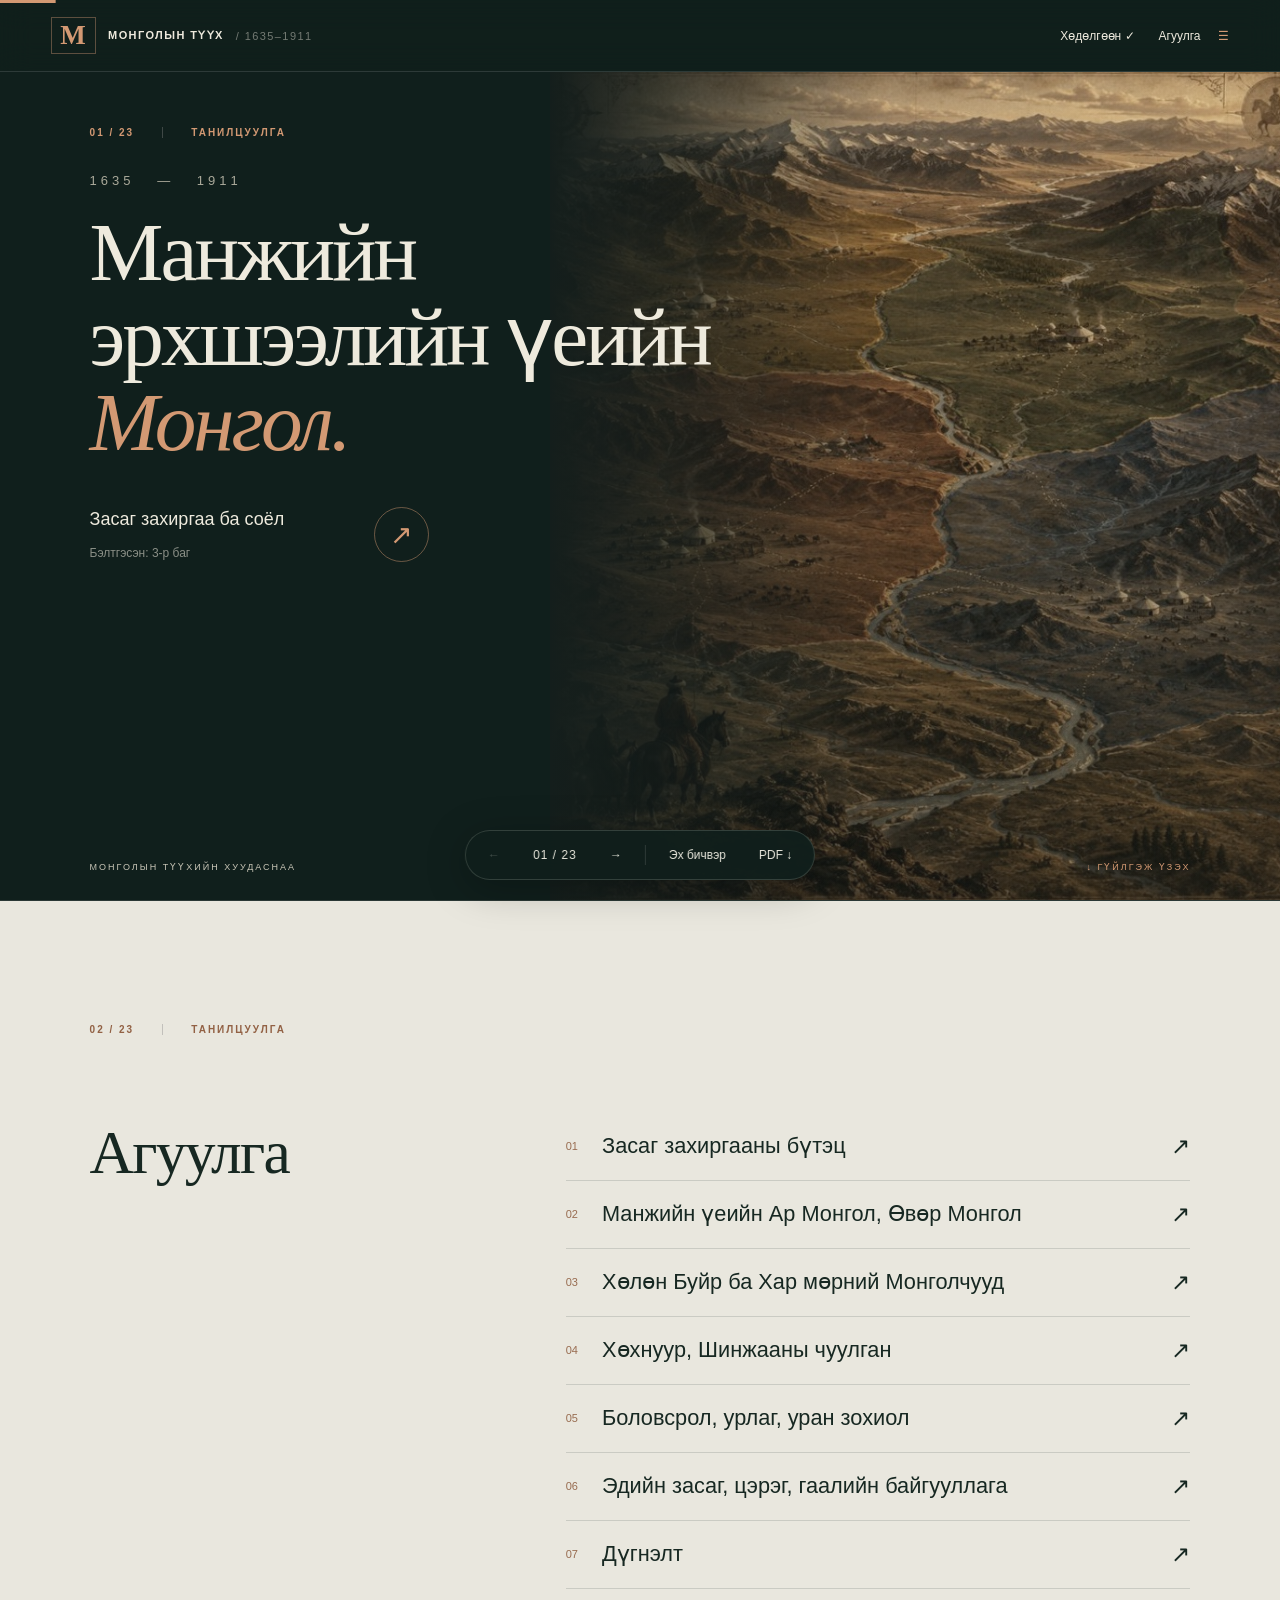
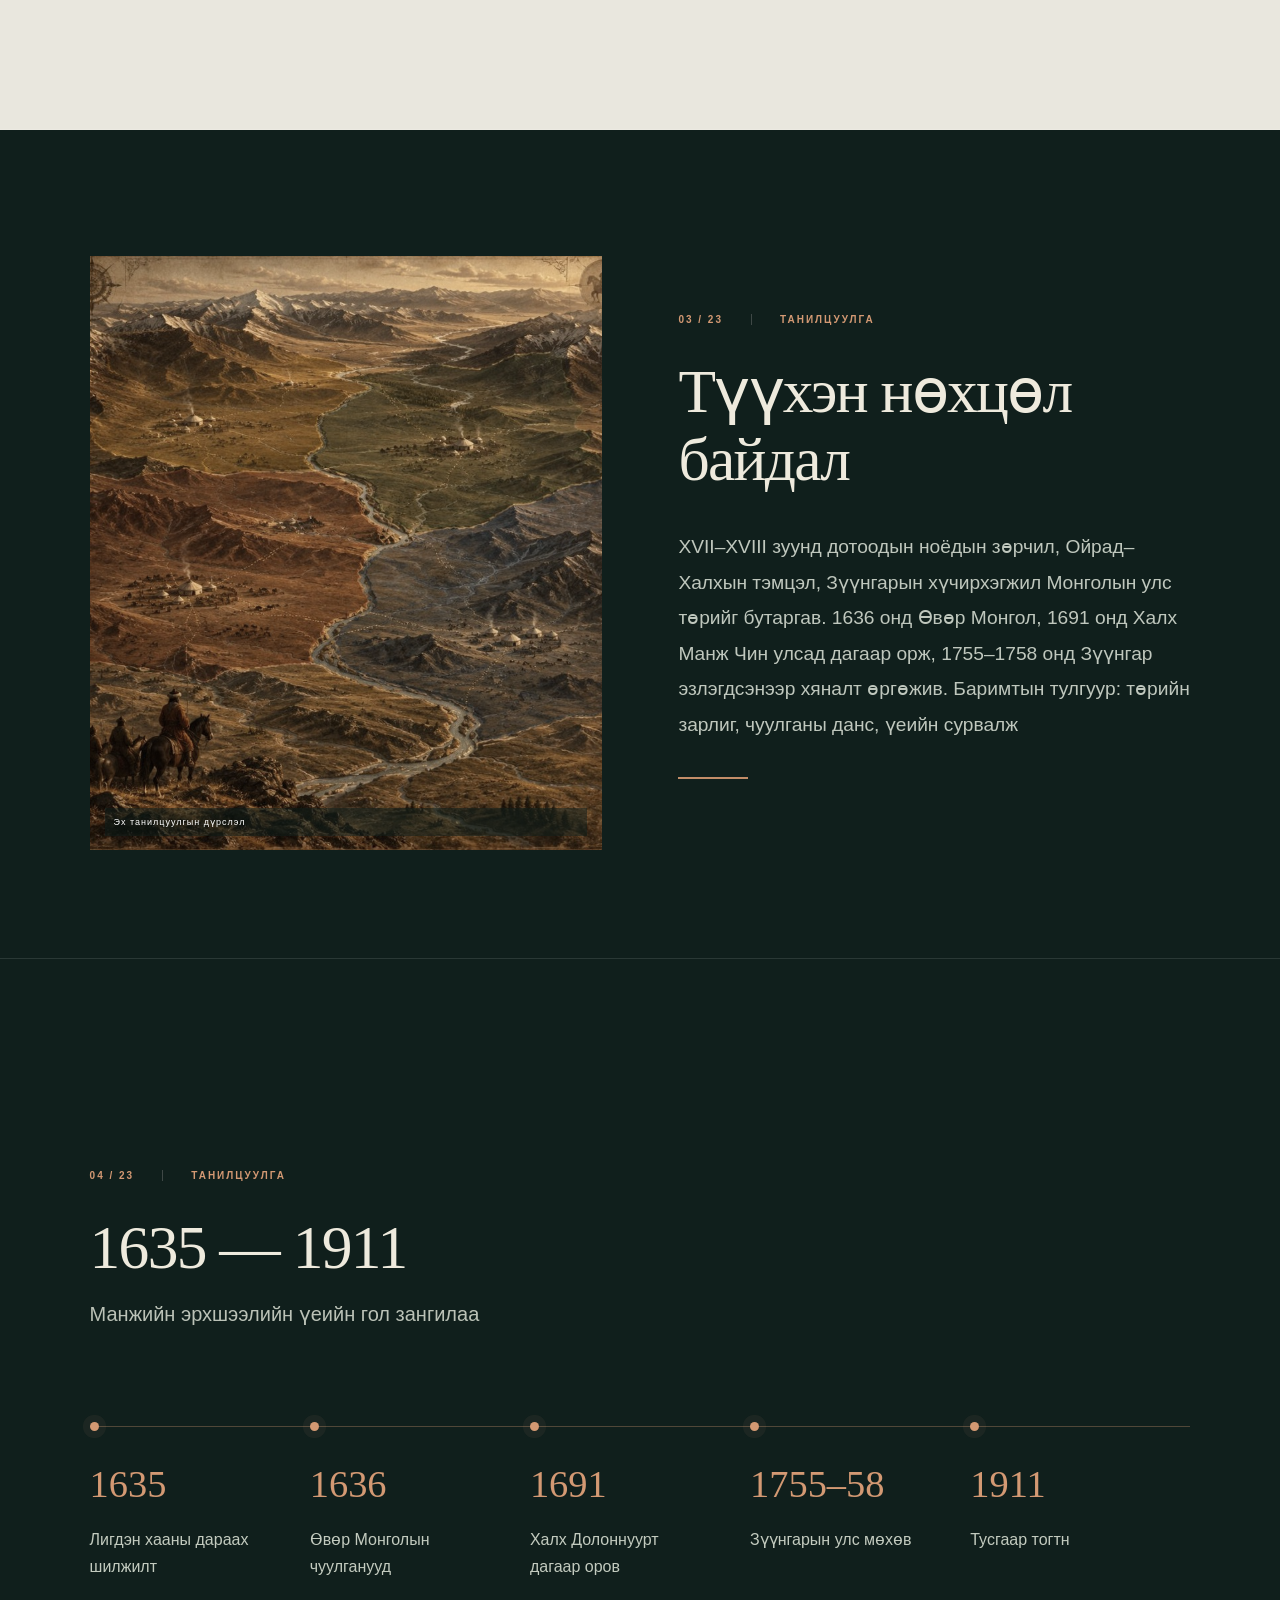
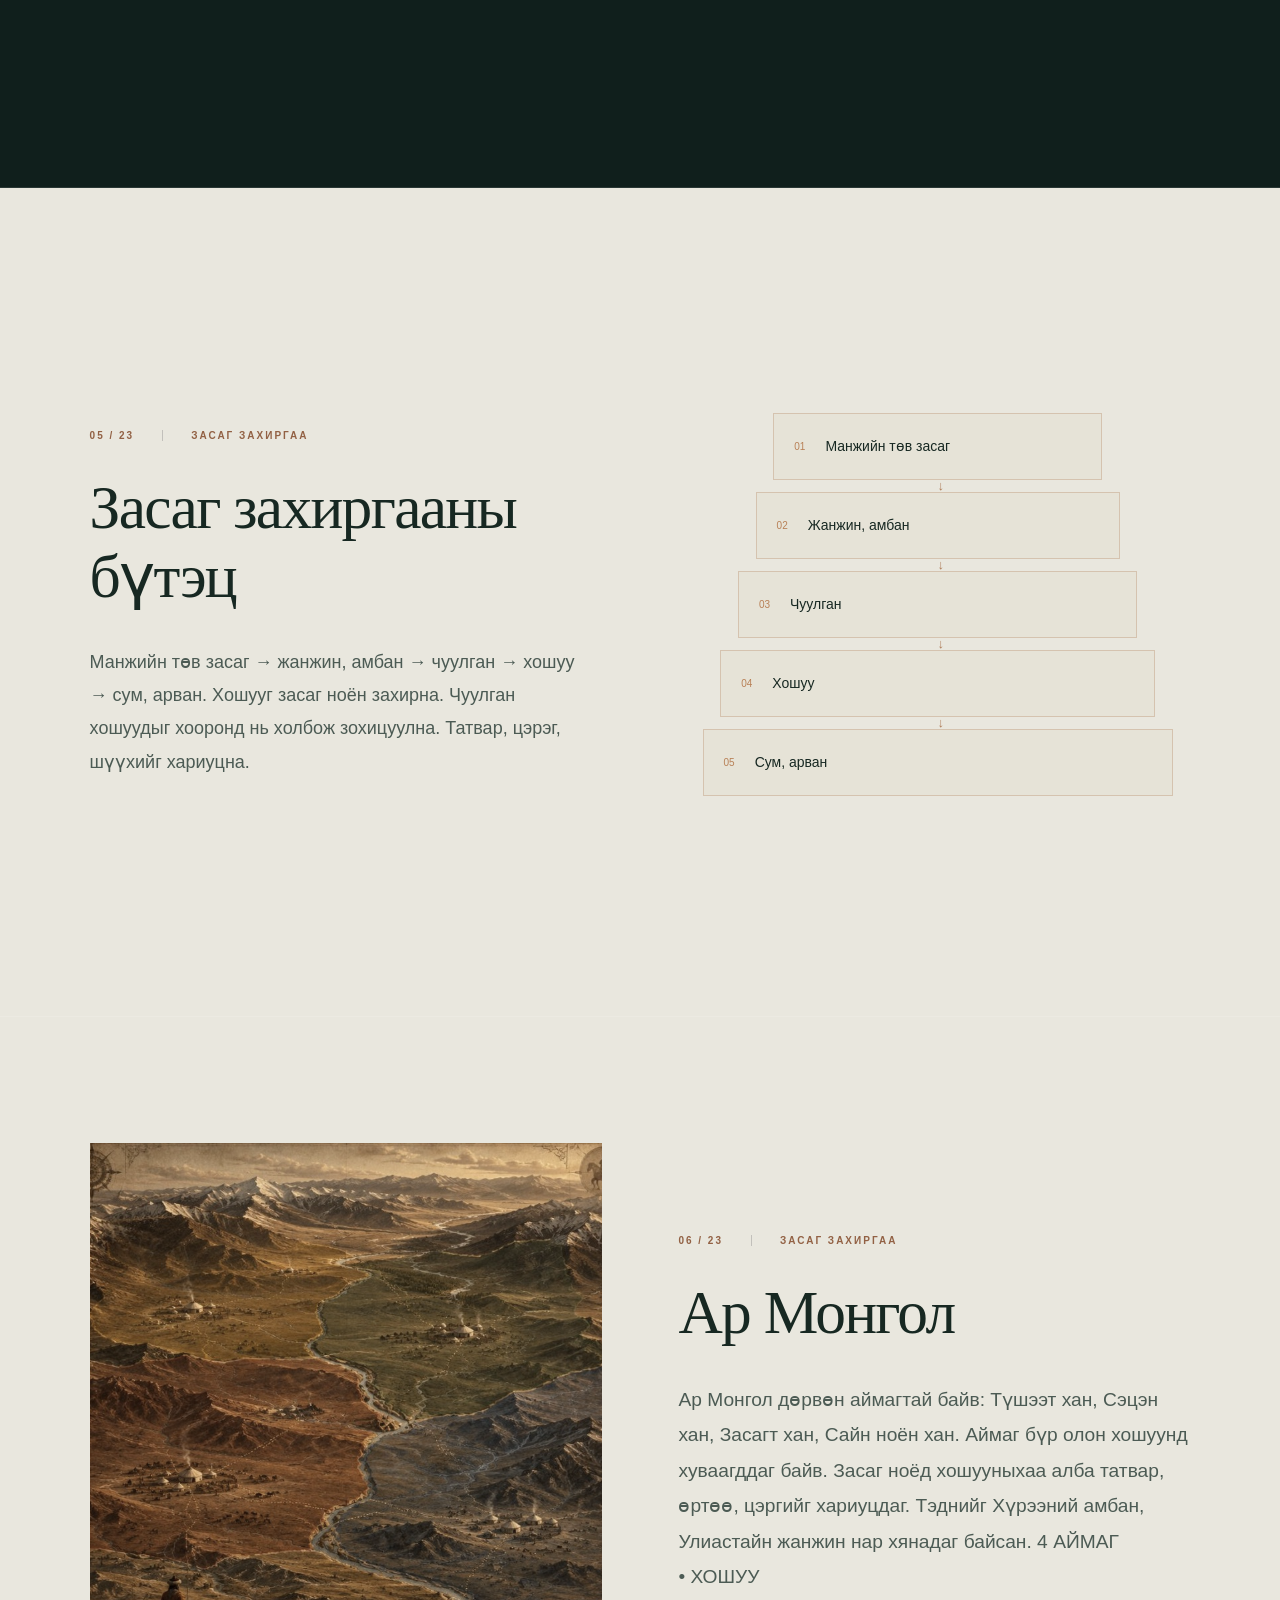
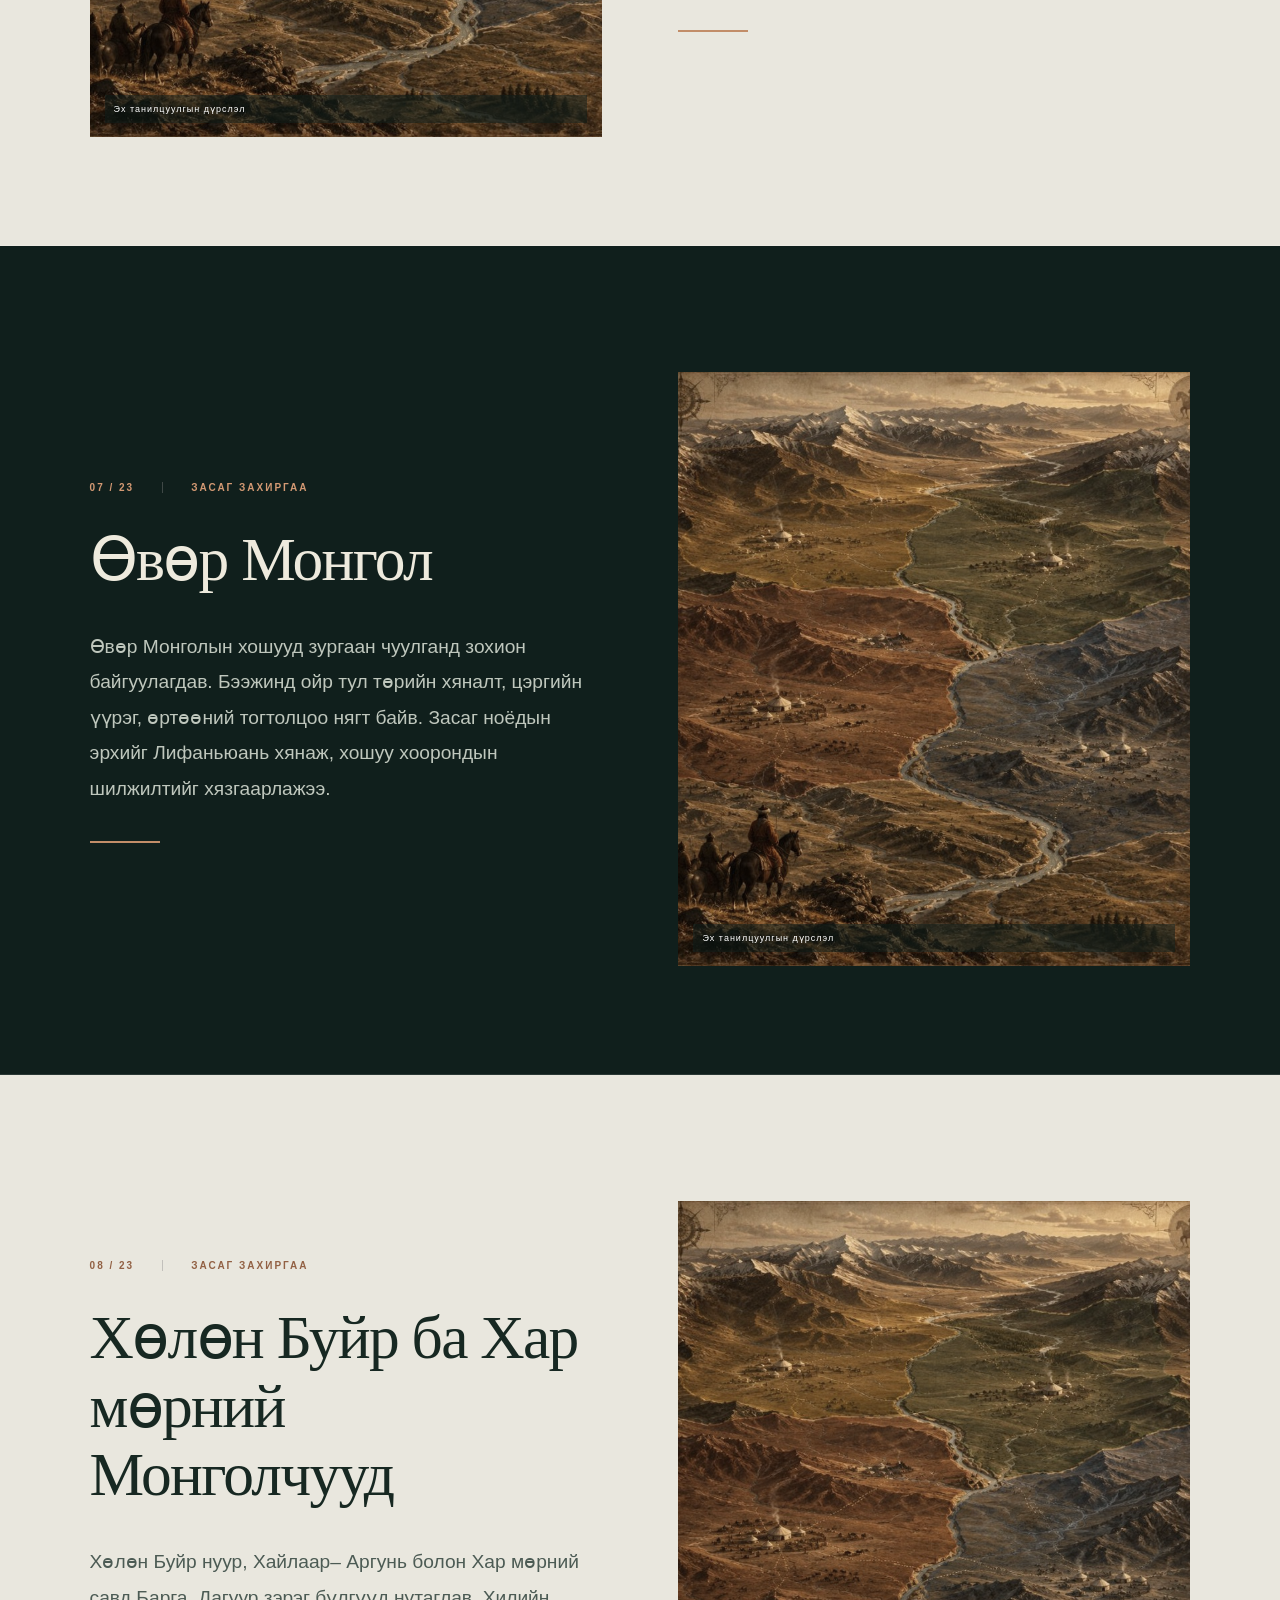
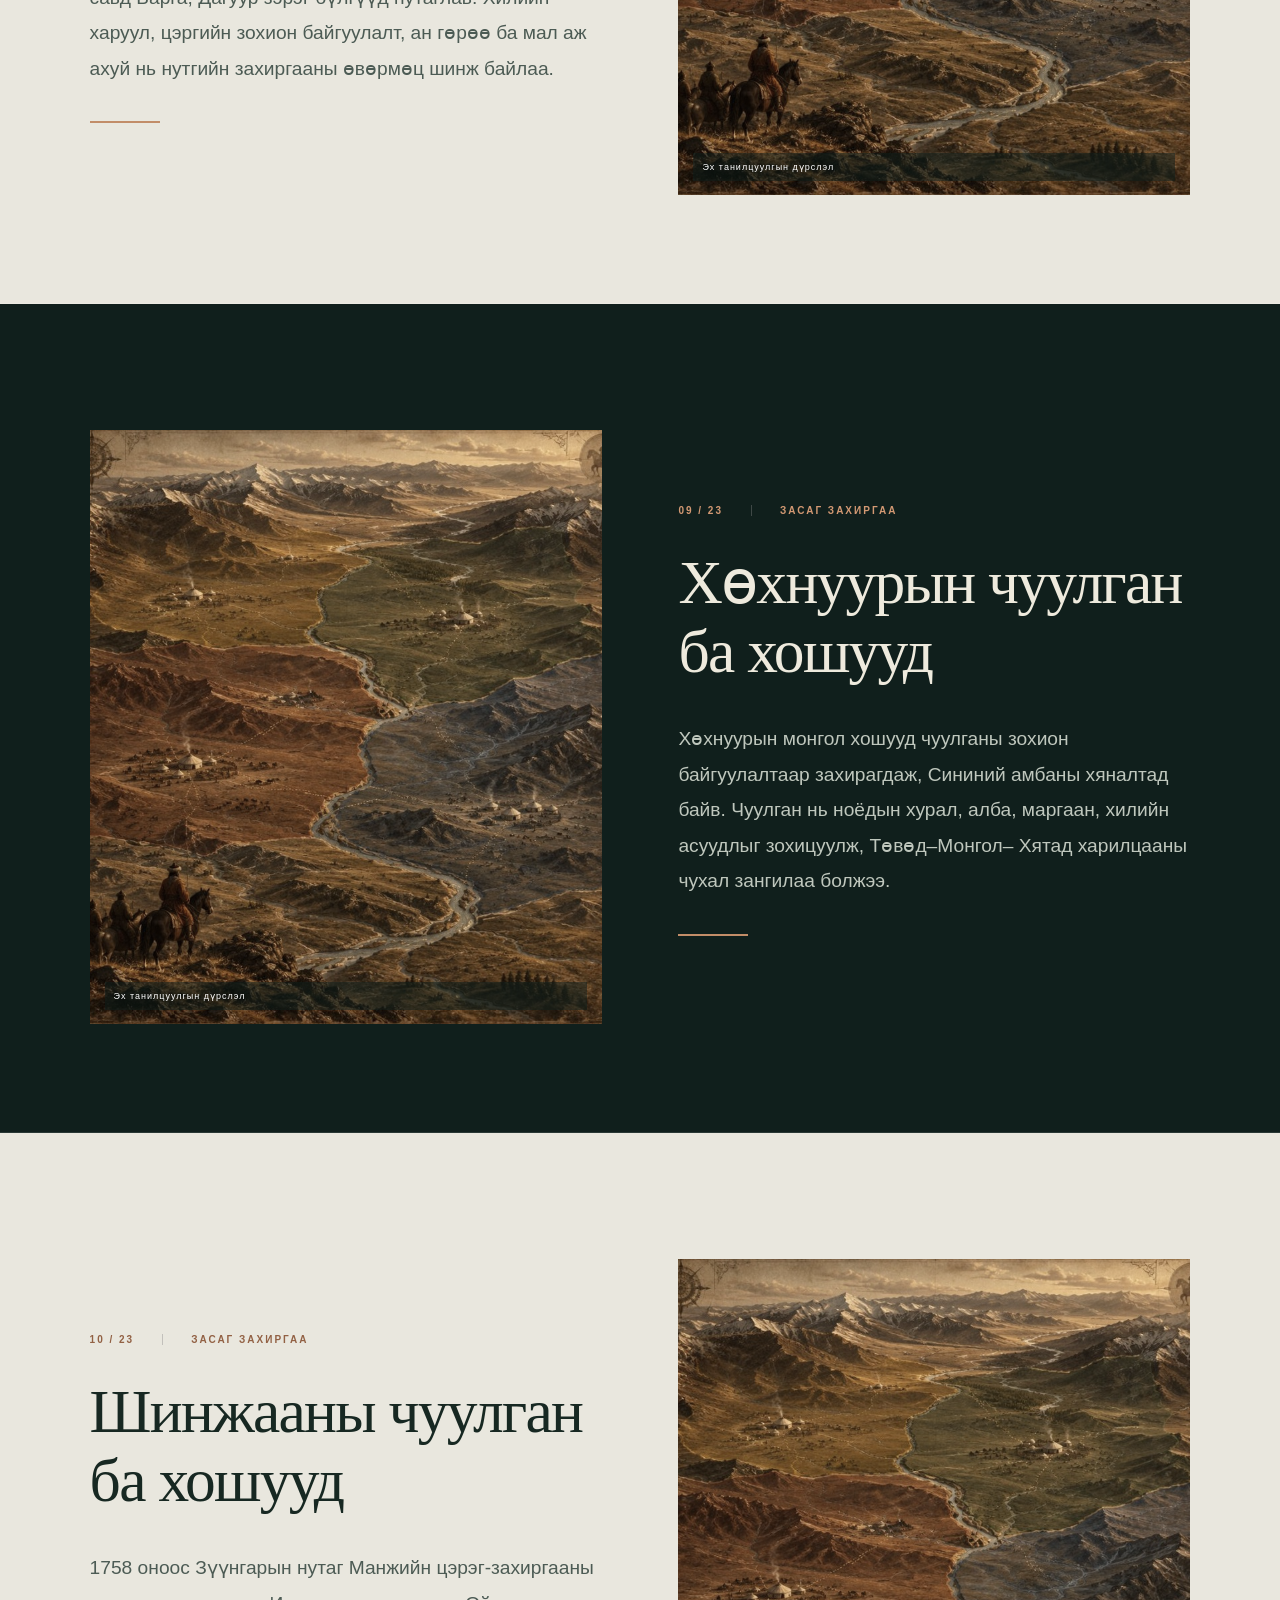
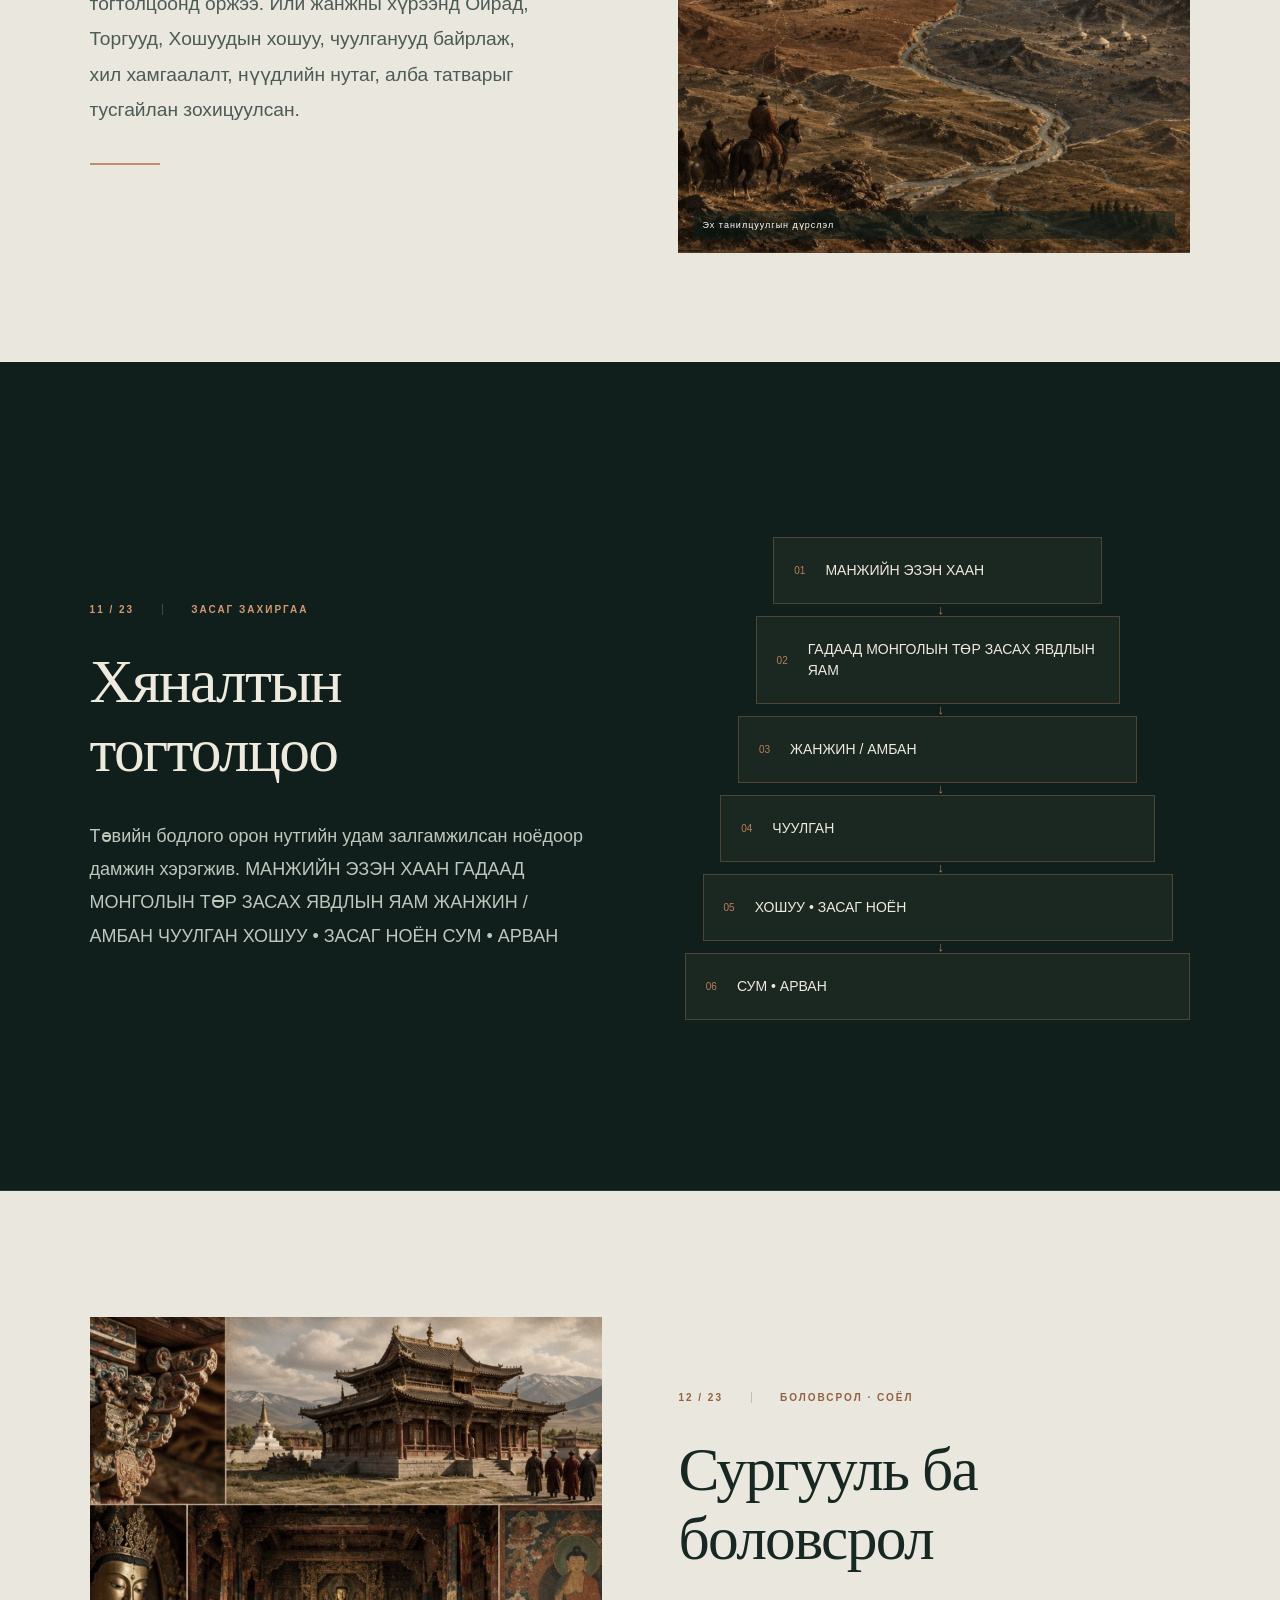
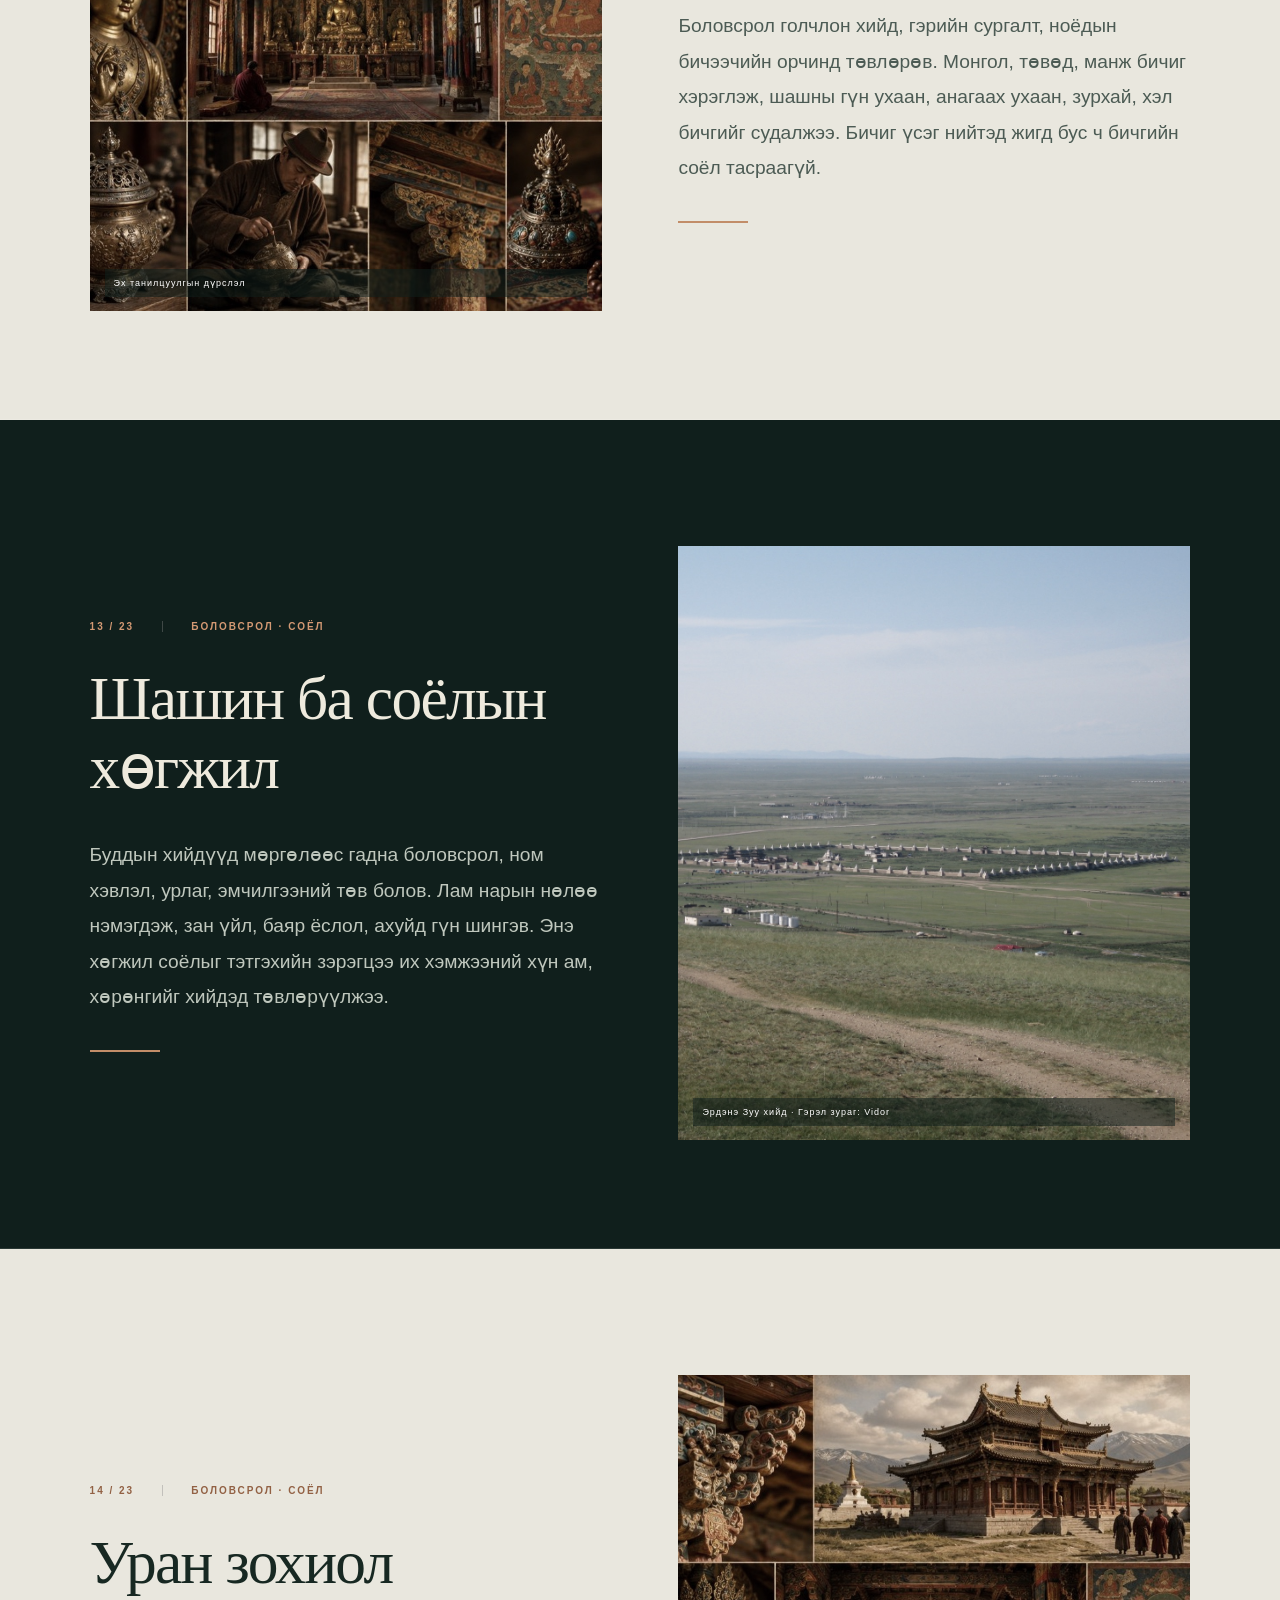
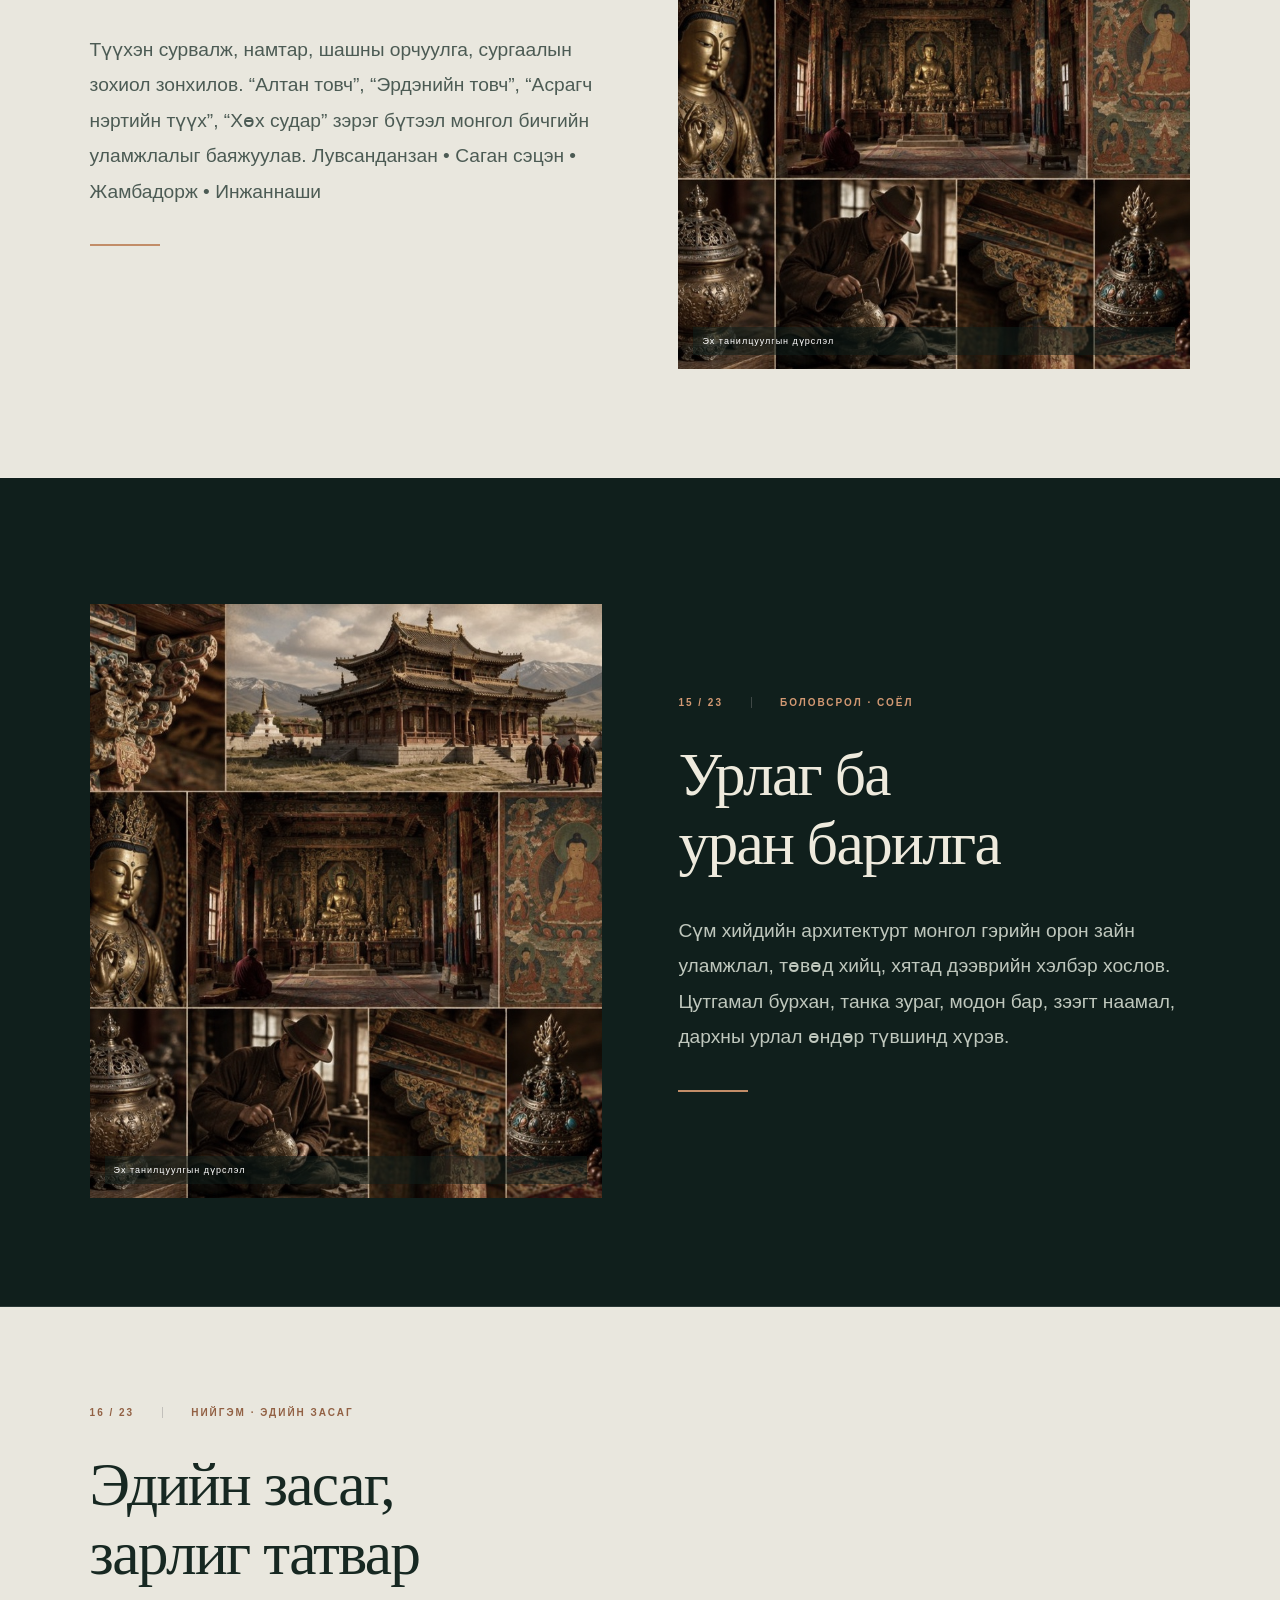
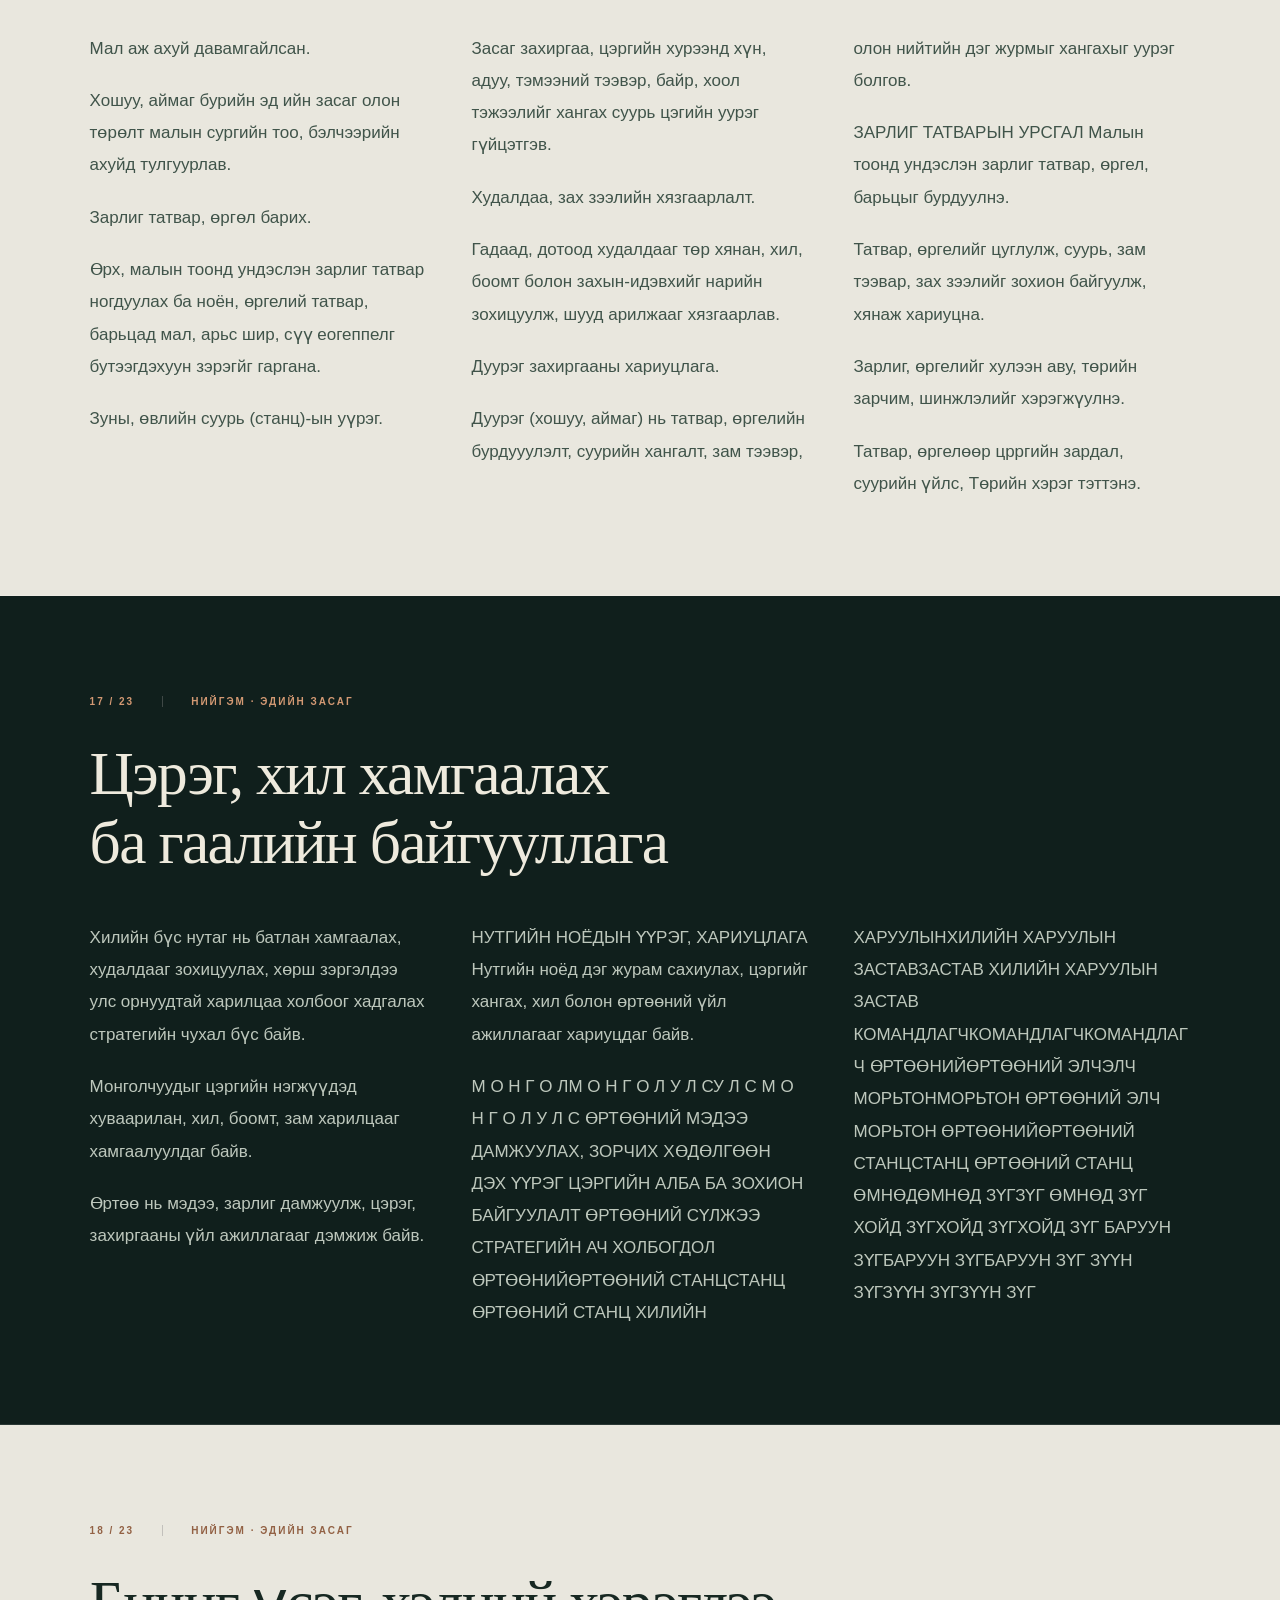
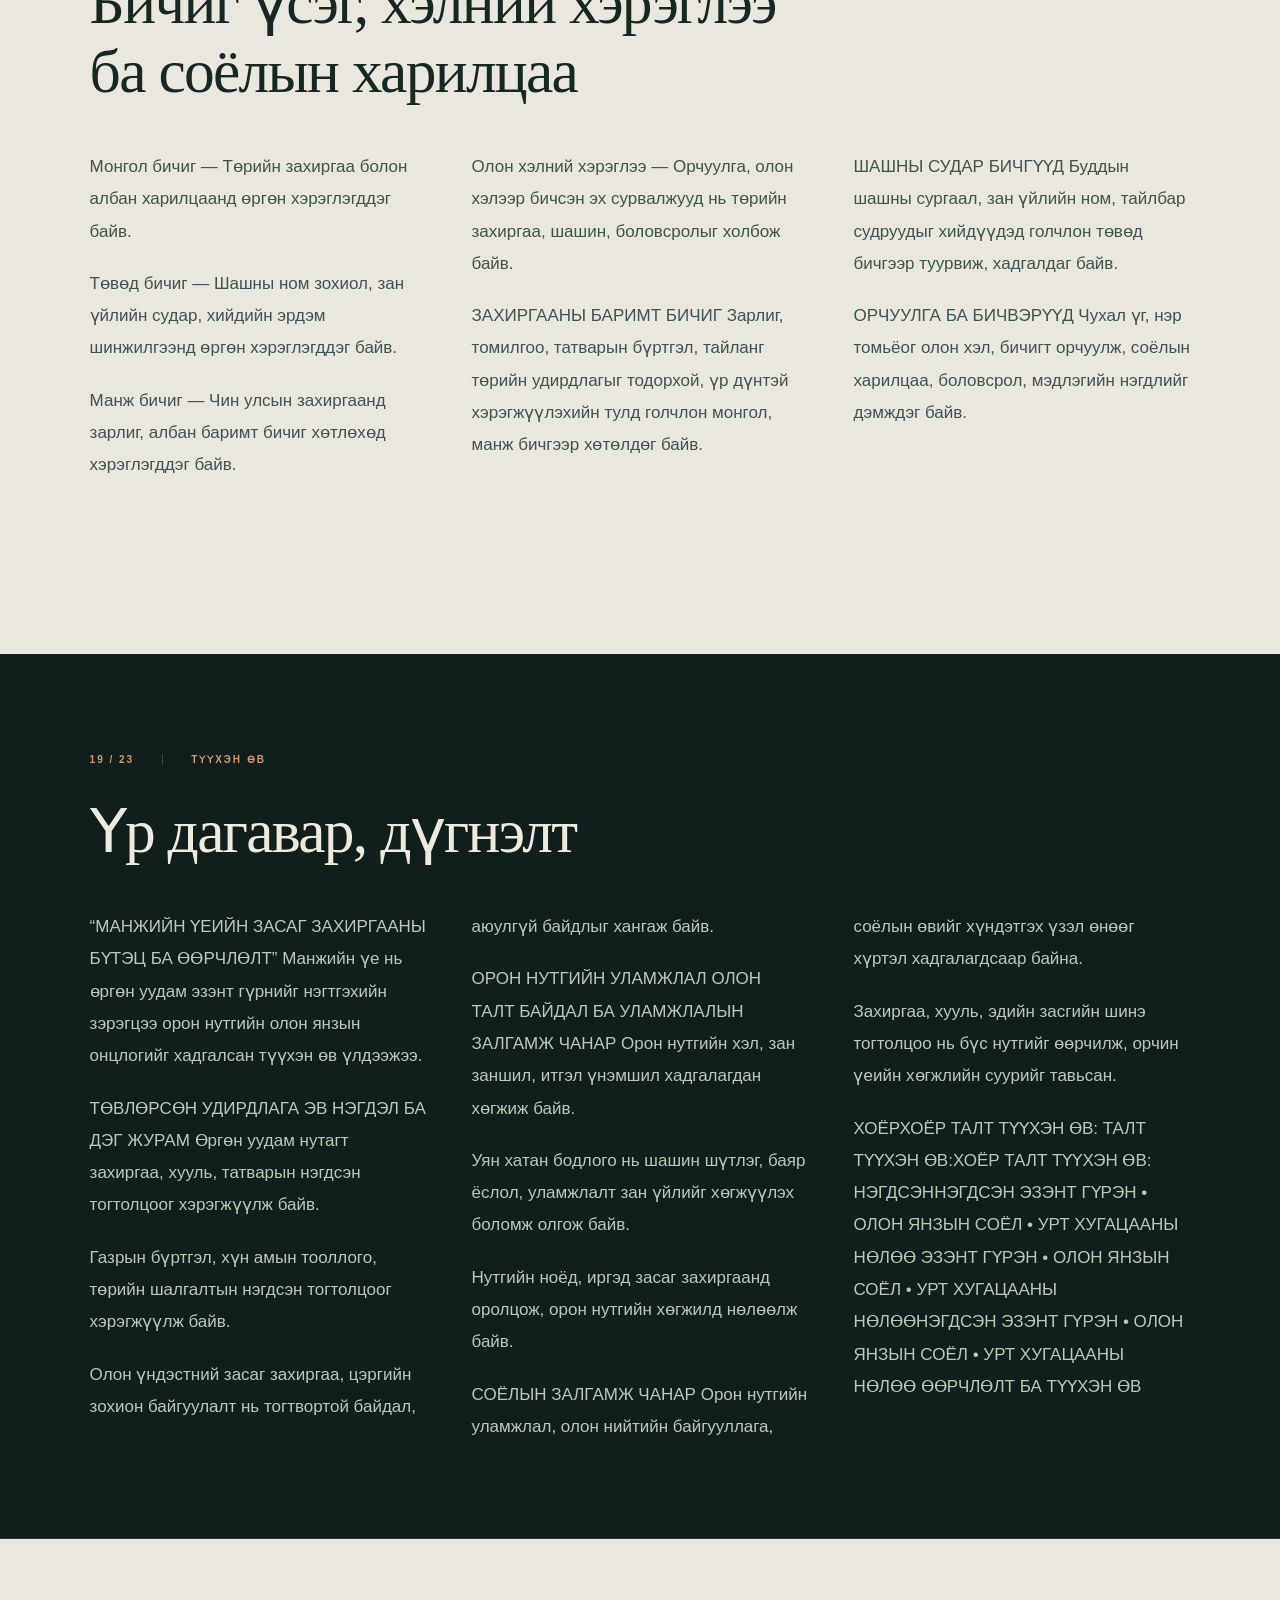
<file: index.html>
<!doctype html><html lang="mn"><head><meta charset="utf-8"><meta name="viewport" content="width=device-width,initial-scale=1"><meta name="theme-color" content="#101f1c"><title>Манжийн үеийн Монгол — Засаг захиргаа ба соёл</title><meta name="description" content="Манжийн эрхшээлийн үеийн Монгол. 3-р багийн интерактив танилцуулга."><link rel="stylesheet" href="styles.css"><script src="pages.js" defer></script><script src="app.js" defer></script></head><body><a class="skip" href="#pages">Агуулга руу алгасах</a><header class="topbar"><a class="brand" href="#page-1"><span class="brand-mark">М</span> МОНГОЛЫН ТҮҮХ <span class="brand-year">/ 1635–1911</span></a><div class="top-actions"><button id="motion" aria-pressed="true" title="Анимац асаах эсвэл унтраах">Хөдөлгөөн ✓</button><button id="menu-open" aria-label="Бүх хуудас харах">Агуулга <span>☰</span></button></div></header><main id="pages"><section class="page hero" id="page-1" aria-label="1-р хуудас: Манжийн эрхшээлийн үеийн Монгол" data-title="Манжийн эрхшээлийн үеийн Монгол"><div class="page-inner reveal"><div class="hero-art" role="img" aria-label="Эх танилцуулгын тал нутгийн дүрслэл"></div><div class="hero-body"><div class="eyebrow"><span>01 / 23</span><span>ТАНИЛЦУУЛГА</span></div><p class="era">1635 <span>—</span> 1911</p><h1>Манжийн<br>эрхшээлийн үеийн<br><em>Монгол.</em></h1><div class="hero-foot"><p>Засаг захиргаа ба соёл<br><small>Бэлтгэсэн: 3-р баг</small></p><a class="round-link" href="#page-2" aria-label="Танилцуулгыг эхлэх">↗</a></div></div><div class="hero-caption">МОНГОЛЫН ТҮҮХИЙН ХУУДАСНАА <span>↓ ГҮЙЛГЭЖ ҮЗЭХ</span></div></div></section><section class="page contents-page light" id="page-2" aria-label="2-р хуудас: Агуулга" data-title="Агуулга"><div class="page-inner reveal"><div class="eyebrow"><span>02 / 23</span><span>ТАНИЛЦУУЛГА</span></div><h2>Агуулга</h2><div class="contents"><a href="#page-5"><span>01</span><strong>Засаг захиргааны бүтэц</strong><b>↗</b></a><a href="#page-6"><span>02</span><strong>Манжийн үеийн Ар Монгол, Өвөр Монгол</strong><b>↗</b></a><a href="#page-8"><span>03</span><strong>Хөлөн Буйр ба Хар мөрний Монголчууд</strong><b>↗</b></a><a href="#page-9"><span>04</span><strong>Хөхнуур, Шинжааны чуулган</strong><b>↗</b></a><a href="#page-12"><span>05</span><strong>Боловсрол, урлаг, уран зохиол</strong><b>↗</b></a><a href="#page-16"><span>06</span><strong>Эдийн засаг, цэрэг, гаалийн байгууллага</strong><b>↗</b></a><a href="#page-21"><span>07</span><strong>Дүгнэлт</strong><b>↗</b></a></div></div></section><section class="page split reverse" id="page-3" aria-label="3-р хуудас: Түүхэн нөхцөл байдал" data-title="Түүхэн нөхцөл байдал"><div class="page-inner reveal"><div class="split-copy"><div class="eyebrow"><span>03 / 23</span><span>ТАНИЛЦУУЛГА</span></div><h2>Түүхэн нөхцөл<br>байдал</h2><div class="copy">XVII–XVIII зуунд дотоодын ноёдын зөрчил, Ойрад– Халхын тэмцэл, Зүүнгарын хүчирхэгжил Монголын улс төрийг бутаргав. 1636 онд Өвөр Монгол, 1691 онд Халх Манж Чин улсад дагаар орж, 1755–1758 онд Зүүнгар эзлэгдсэнээр хяналт өргөжив. Баримтын тулгуур: төрийн зарлиг, чуулганы данс, үеийн сурвалж</div><span class="section-rule"></span></div><figure><img src="assets/steppe.jpg" alt="Түүхэн нөхцөл байдал — Эх танилцуулгын дүрслэл" loading="lazy"><figcaption>Эх танилцуулгын дүрслэл</figcaption></figure></div></section><section class="page timeline-page" id="page-4" aria-label="4-р хуудас: 1635 — 1911" data-title="1635 — 1911"><div class="page-inner reveal"><div class="eyebrow"><span>04 / 23</span><span>ТАНИЛЦУУЛГА</span></div><h2>1635 — 1911</h2><p class="intro">Манжийн эрхшээлийн үеийн гол зангилаа</p><div class="timeline"><div class="event" style="--i:0"><span class="dot"></span><h3>1635</h3><p>Лигдэн хааны дараах шилжилт</p></div><div class="event" style="--i:1"><span class="dot"></span><h3>1636</h3><p>Өвөр Монголын чуулганууд</p></div><div class="event" style="--i:2"><span class="dot"></span><h3>1691</h3><p>Халх Долоннуурт дагаар оров</p></div><div class="event" style="--i:3"><span class="dot"></span><h3>1755–58</h3><p>Зүүнгарын улс мөхөв</p></div><div class="event" style="--i:4"><span class="dot"></span><h3>1911</h3><p>Тусгаар тогтн</p></div></div></div></section><section class="page structure light" id="page-5" aria-label="5-р хуудас: Засаг захиргааны бүтэц" data-title="Засаг захиргааны бүтэц"><div class="page-inner reveal"><div class="structure-text"><div class="eyebrow"><span>05 / 23</span><span>ЗАСАГ ЗАХИРГАА</span></div><h2>Засаг захиргааны<br>бүтэц</h2><div class="copy">Манжийн төв засаг → жанжин, амбан → чуулган → хошуу → сум, арван. Хошууг засаг ноён захирна. Чуулган хошуудыг хооронд нь холбож зохицуулна. Татвар, цэрэг, шүүхийг хариуцна.</div></div><div class="hierarchy"><div style="--i:0"><span>01</span>Манжийн төв засаг</div><div style="--i:1"><span>02</span>Жанжин, амбан</div><div style="--i:2"><span>03</span>Чуулган</div><div style="--i:3"><span>04</span>Хошуу</div><div style="--i:4"><span>05</span>Сум, арван</div></div></div></section><section class="page split light reverse" id="page-6" aria-label="6-р хуудас: Ар Монгол" data-title="Ар Монгол"><div class="page-inner reveal"><div class="split-copy"><div class="eyebrow"><span>06 / 23</span><span>ЗАСАГ ЗАХИРГАА</span></div><h2>Ар Монгол</h2><div class="copy">Ар Монгол дөрвөн аймагтай байв: Түшээт хан, Сэцэн хан, Засагт хан, Сайн ноён хан. Аймаг бүр олон хошуунд хуваагддаг байв. Засаг ноёд хошууныхаа алба татвар, өртөө, цэргийг хариуцдаг. Тэднийг Хүрээний амбан, Улиастайн жанжин нар хянадаг байсан. 4 АЙМАГ  •  ХОШУУ</div><span class="section-rule"></span></div><figure><img src="assets/steppe.jpg" alt="Ар Монгол — Эх танилцуулгын дүрслэл" loading="lazy"><figcaption>Эх танилцуулгын дүрслэл</figcaption></figure></div></section><section class="page split" id="page-7" aria-label="7-р хуудас: Өвөр Монгол" data-title="Өвөр Монгол"><div class="page-inner reveal"><div class="split-copy"><div class="eyebrow"><span>07 / 23</span><span>ЗАСАГ ЗАХИРГАА</span></div><h2>Өвөр Монгол</h2><div class="copy">Өвөр Монголын хошууд зургаан чуулганд зохион байгуулагдав. Бээжинд ойр тул төрийн хяналт, цэргийн үүрэг, өртөөний тогтолцоо нягт байв. Засаг ноёдын эрхийг Лифаньюань хянаж, хошуу хоорондын шилжилтийг хязгаарлажээ.</div><span class="section-rule"></span></div><figure><img src="assets/steppe.jpg" alt="Өвөр Монгол — Эх танилцуулгын дүрслэл" loading="lazy"><figcaption>Эх танилцуулгын дүрслэл</figcaption></figure></div></section><section class="page split light" id="page-8" aria-label="8-р хуудас: Хөлөн Буйр ба Хар мөрний Монголчууд" data-title="Хөлөн Буйр ба Хар мөрний Монголчууд"><div class="page-inner reveal"><div class="split-copy"><div class="eyebrow"><span>08 / 23</span><span>ЗАСАГ ЗАХИРГАА</span></div><h2>Хөлөн Буйр ба Хар<br>мөрний Монголчууд</h2><div class="copy">Хөлөн Буйр нуур, Хайлаар– Аргунь болон Хар мөрний савд Барга, Дагуур зэрэг  бүлгүүд нутаглав. Хилийн харуул, цэргийн зохион байгуулалт, ан гөрөө ба мал аж ахуй нь нутгийн захиргааны өвөрмөц шинж байлаа.</div><span class="section-rule"></span></div><figure><img src="assets/steppe.jpg" alt="Хөлөн Буйр ба Хар мөрний Монголчууд — Эх танилцуулгын дүрслэл" loading="lazy"><figcaption>Эх танилцуулгын дүрслэл</figcaption></figure></div></section><section class="page split reverse" id="page-9" aria-label="9-р хуудас: Хөхнуурын чуулган ба хошууд" data-title="Хөхнуурын чуулган ба хошууд"><div class="page-inner reveal"><div class="split-copy"><div class="eyebrow"><span>09 / 23</span><span>ЗАСАГ ЗАХИРГАА</span></div><h2>Хөхнуурын чуулган<br>ба хошууд</h2><div class="copy">Хөхнуурын монгол хошууд чуулганы зохион байгуулалтаар захирагдаж, Сининий амбаны хяналтад байв. Чуулган нь ноёдын хурал, алба, маргаан, хилийн асуудлыг зохицуулж, Төвөд–Монгол– Хятад харилцааны чухал зангилаа болжээ.</div><span class="section-rule"></span></div><figure><img src="assets/steppe.jpg" alt="Хөхнуурын чуулган ба хошууд — Эх танилцуулгын дүрслэл" loading="lazy"><figcaption>Эх танилцуулгын дүрслэл</figcaption></figure></div></section><section class="page split light" id="page-10" aria-label="10-р хуудас: Шинжааны чуулган ба хошууд" data-title="Шинжааны чуулган ба хошууд"><div class="page-inner reveal"><div class="split-copy"><div class="eyebrow"><span>10 / 23</span><span>ЗАСАГ ЗАХИРГАА</span></div><h2>Шинжааны чуулган<br>ба хошууд</h2><div class="copy">1758 оноос Зүүнгарын нутаг Манжийн цэрэг-захиргааны тогтолцоонд оржээ. Или жанжны хүрээнд Ойрад, Торгууд, Хошуудын хошуу, чуулганууд байрлаж, хил хамгаалалт, нүүдлийн нутаг, алба татварыг тусгайлан зохицуулсан.</div><span class="section-rule"></span></div><figure><img src="assets/steppe.jpg" alt="Шинжааны чуулган ба хошууд — Эх танилцуулгын дүрслэл" loading="lazy"><figcaption>Эх танилцуулгын дүрслэл</figcaption></figure></div></section><section class="page structure" id="page-11" aria-label="11-р хуудас: Хяналтын тогтолцоо" data-title="Хяналтын тогтолцоо"><div class="page-inner reveal"><div class="structure-text"><div class="eyebrow"><span>11 / 23</span><span>ЗАСАГ ЗАХИРГАА</span></div><h2>Хяналтын<br>тогтолцоо</h2><div class="copy">Төвийн бодлого орон нутгийн удам залгамжилсан ноёдоор дамжин хэрэгжив. МАНЖИЙН ЭЗЭН ХААН ГАДААД МОНГОЛЫН ТӨР ЗАСАХ ЯВДЛЫН ЯАМ ЖАНЖИН / АМБАН  ЧУУЛГАН  ХОШУУ • ЗАСАГ НОЁН  СУМ • АРВАН</div></div><div class="hierarchy"><div style="--i:0"><span>01</span>МАНЖИЙН ЭЗЭН ХААН</div><div style="--i:1"><span>02</span>ГАДААД МОНГОЛЫН ТӨР ЗАСАХ ЯВДЛЫН ЯАМ</div><div style="--i:2"><span>03</span>ЖАНЖИН / АМБАН</div><div style="--i:3"><span>04</span>ЧУУЛГАН</div><div style="--i:4"><span>05</span>ХОШУУ • ЗАСАГ НОЁН</div><div style="--i:5"><span>06</span>СУМ • АРВАН</div></div></div></section><section class="page split light reverse" id="page-12" aria-label="12-р хуудас: Сургууль ба боловсрол" data-title="Сургууль ба боловсрол"><div class="page-inner reveal"><div class="split-copy"><div class="eyebrow"><span>12 / 23</span><span>БОЛОВСРОЛ · СОЁЛ</span></div><h2>Сургууль ба<br>боловсрол</h2><div class="copy">Боловсрол голчлон хийд, гэрийн сургалт, ноёдын бичээчийн орчинд төвлөрөв. Монгол, төвөд, манж бичиг хэрэглэж, шашны гүн ухаан, анагаах ухаан, зурхай, хэл бичгийг судалжээ. Бичиг үсэг нийтэд жигд бус ч бичгийн соёл тасраагүй.</div><span class="section-rule"></span></div><figure><img src="assets/art.jpg" alt="Сургууль ба боловсрол — Эх танилцуулгын дүрслэл" loading="lazy"><figcaption>Эх танилцуулгын дүрслэл</figcaption></figure></div></section><section class="page split" id="page-13" aria-label="13-р хуудас: Шашин ба соёлын хөгжил" data-title="Шашин ба соёлын хөгжил"><div class="page-inner reveal"><div class="split-copy"><div class="eyebrow"><span>13 / 23</span><span>БОЛОВСРОЛ · СОЁЛ</span></div><h2>Шашин ба соёлын<br>хөгжил</h2><div class="copy">Буддын хийдүүд мөргөлөөс гадна боловсрол, ном хэвлэл, урлаг, эмчилгээний төв болов. Лам нарын нөлөө нэмэгдэж, зан үйл, баяр ёслол, ахуйд гүн шингэв. Энэ хөгжил соёлыг тэтгэхийн зэрэгцээ их хэмжээний хүн ам, хөрөнгийг хийдэд төвлөрүүлжээ.</div><span class="section-rule"></span></div><figure><img src="assets/erdene-zuu.jpg" alt="Шашин ба соёлын хөгжил — Эрдэнэ Зуу хийд · Гэрэл зураг: Vidor" loading="lazy"><figcaption>Эрдэнэ Зуу хийд · Гэрэл зураг: Vidor</figcaption></figure></div></section><section class="page split light" id="page-14" aria-label="14-р хуудас: Уран зохиол" data-title="Уран зохиол"><div class="page-inner reveal"><div class="split-copy"><div class="eyebrow"><span>14 / 23</span><span>БОЛОВСРОЛ · СОЁЛ</span></div><h2>Уран зохиол</h2><div class="copy">Түүхэн сурвалж, намтар, шашны орчуулга, сургаалын зохиол зонхилов. “Алтан товч”, “Эрдэнийн товч”, “Асрагч нэртийн түүх”, “Хөх судар” зэрэг бүтээл монгол бичгийн уламжлалыг баяжуулав. Лувсанданзан  •  Саган сэцэн  •  Жамбадорж  • Инжаннаши</div><span class="section-rule"></span></div><figure><img src="assets/art.jpg" alt="Уран зохиол — Эх танилцуулгын дүрслэл" loading="lazy"><figcaption>Эх танилцуулгын дүрслэл</figcaption></figure></div></section><section class="page split reverse" id="page-15" aria-label="15-р хуудас: Урлаг ба уран барилга" data-title="Урлаг ба уран барилга"><div class="page-inner reveal"><div class="split-copy"><div class="eyebrow"><span>15 / 23</span><span>БОЛОВСРОЛ · СОЁЛ</span></div><h2>Урлаг ба<br>уран барилга</h2><div class="copy">Сүм хийдийн архитектурт монгол гэрийн орон зайн уламжлал, төвөд хийц, хятад дээврийн хэлбэр хослов. Цутгамал бурхан, танка зураг, модон бар, зээгт наамал, дархны урлал өндөр түвшинд хүрэв.</div><span class="section-rule"></span></div><figure><img src="assets/art.jpg" alt="Урлаг ба уран барилга — Эх танилцуулгын дүрслэл" loading="lazy"><figcaption>Эх танилцуулгын дүрслэл</figcaption></figure></div></section><section class="page editorial light" id="page-16" aria-label="16-р хуудас: Эдийн засаг, зарлиг татвар" data-title="Эдийн засаг, зарлиг татвар"><div class="page-inner reveal"><div class="eyebrow"><span>16 / 23</span><span>НИЙГЭМ · ЭДИЙН ЗАСАГ</span></div><h2>Эдийн засаг,<br>зарлиг татвар</h2><div class="editorial-copy"><p>Мал аж ахуй давамгайлсан.</p><p>Хошуу, аймаг бурийн эд ийн засаг олон төрөлт малын сургийн тоо, бэлчээрийн ахуйд тулгуурлав.</p><p>Зарлиг татвар, өргөл барих.</p><p>Өрх, малын тоонд ундэслэн зарлиг татвар ногдуулах ба ноён, өргелий татвар, барьцад мал, арьс шир, сүү еогеппелг бутээгдэхуун зэрэгйг гаргана.</p><p>Зуны, өвлийн суурь (станц)-ын уүрэг.</p><p>Засаг захиргаа, цэргийн хурээнд хүн, адуу, тэмээний тээвэр, байр, хоол тэжээлийг хангах суурь цэгийн уурэг гүйцэтгэв.</p><p>Худалдаа, зах зээлийн хязгаарлалт.</p><p>Гадаад, дотоод худалдааг төр хянан, хил, боомт болон захын-идэвхийг нарийн зохицуулж, шууд арилжааг хязгаарлав.</p><p>Дуурэг захиргааны хариуцлага.</p><p>Дуурэг (хошуу, аймаг) нь татвар, өргелийн бурдууулэлт, суурийн хангалт, зам тээвэр, олон нийтийн дэг журмыг хангахыг уурэг болгов.</p><p>ЗАРЛИГ ТАТВАРЫН УРСГАЛ Малын тоонд ундэслэн  зарлиг татвар,  өргел, барьцыг бурдуулнэ.</p><p>Татвар, өргелийг цуглулж, суурь, зам тээвар, зах зээлийг зохион байгуулж, хянаж хариуцна.</p><p>Зарлиг, өргелийг хулээн аву, төрийн зарчим, шинжлэлийг хэрэгжүулнэ.</p><p>Татвар, өргелөөр црргийн зардал, суурийн үйлс, Төрийн хэрэг тэттэнэ.</p></div></div></section><section class="page editorial" id="page-17" aria-label="17-р хуудас: Цэрэг, хил хамгаалах ба гаалийн байгууллага" data-title="Цэрэг, хил хамгаалах ба гаалийн байгууллага"><div class="page-inner reveal"><div class="eyebrow"><span>17 / 23</span><span>НИЙГЭМ · ЭДИЙН ЗАСАГ</span></div><h2>Цэрэг, хил хамгаалах<br>ба гаалийн байгууллага</h2><div class="editorial-copy"><p>Хилийн бүс нутаг нь батлан хамгаалах, худалдааг зохицуулах, хөрш зэргэлдээ улс орнуудтай харилцаа холбоог хадгалах стратегийн чухал бүс байв.</p><p>Монголчуудыг цэргийн нэгжүүдэд хуваарилан, хил, боомт, зам харилцааг хамгаалуулдаг байв.</p><p>Өртөө нь мэдээ, зарлиг дамжуулж, цэрэг, захиргааны үйл ажиллагааг дэмжиж байв.</p><p>НУТГИЙН НОЁДЫН ҮҮРЭГ, ХАРИУЦЛАГА Нутгийн ноёд дэг журам сахиулах, цэргийг хангах, хил болон өртөөний үйл ажиллагааг хариуцдаг байв.</p><p>М О Н Г О ЛМ О Н Г О Л У Л СУ Л С М О Н Г О Л У Л С ӨРТӨӨНИЙ МЭДЭЭ ДАМЖУУЛАХ, ЗОРЧИХ ХӨДӨЛГӨӨН ДЭХ ҮҮРЭГ ЦЭРГИЙН АЛБА БА ЗОХИОН БАЙГУУЛАЛТ ӨРТӨӨНИЙ СҮЛЖЭЭ СТРАТЕГИЙН АЧ ХОЛБОГДОЛ ӨРТӨӨНИЙӨРТӨӨНИЙ СТАНЦСТАНЦ ӨРТӨӨНИЙ СТАНЦ ХИЛИЙН ХАРУУЛЫНХИЛИЙН ХАРУУЛЫН ЗАСТАВЗАСТАВ ХИЛИЙН ХАРУУЛЫН ЗАСТАВ КОМАНДЛАГЧКОМАНДЛАГЧКОМАНДЛАГЧ ӨРТӨӨНИЙӨРТӨӨНИЙ ЭЛЧЭЛЧ МОРЬТОНМОРЬТОН ӨРТӨӨНИЙ ЭЛЧ МОРЬТОН ӨРТӨӨНИЙӨРТӨӨНИЙ СТАНЦСТАНЦ ӨРТӨӨНИЙ СТАНЦ ӨМНӨДӨМНӨД ЗҮГЗҮГ ӨМНӨД ЗҮГ ХОЙД ЗҮГХОЙД ЗҮГХОЙД ЗҮГ БАРУУН ЗҮГБАРУУН ЗҮГБАРУУН ЗҮГ ЗҮҮН ЗҮГЗҮҮН ЗҮГЗҮҮН ЗҮГ</p></div></div></section><section class="page editorial light" id="page-18" aria-label="18-р хуудас: Бичиг үсэг, хэлний хэрэглээ ба соёлын харилцаа" data-title="Бичиг үсэг, хэлний хэрэглээ ба соёлын харилцаа"><div class="page-inner reveal"><div class="eyebrow"><span>18 / 23</span><span>НИЙГЭМ · ЭДИЙН ЗАСАГ</span></div><h2>Бичиг үсэг, хэлний хэрэглээ<br>ба соёлын харилцаа</h2><div class="editorial-copy"><p>Монгол бичиг — Төрийн захиргаа болон албан харилцаанд өргөн хэрэглэгддэг байв.</p><p>Төвөд бичиг — Шашны ном зохиол, зан үйлийн судар, хийдийн эрдэм шинжилгээнд өргөн хэрэглэгддэг байв.</p><p>Манж бичиг — Чин улсын захиргаанд зарлиг, албан баримт бичиг хөтлөхөд хэрэглэгддэг байв.</p><p>Олон хэлний хэрэглээ — Орчуулга, олон хэлээр бичсэн эх сурвалжууд нь төрийн захиргаа, шашин, боловсролыг холбож байв.</p><p>ЗАХИРГААНЫ БАРИМТ БИЧИГ Зарлиг, томилгоо, татварын бүртгэл, тайланг төрийн удирдлагыг тодорхой, үр дүнтэй хэрэгжүүлэхийн тулд голчлон монгол, манж бичгээр хөтөлдөг байв.</p><p>ШАШНЫ СУДАР БИЧГҮҮД Буддын шашны сургаал, зан үйлийн ном, тайлбар судруудыг хийдүүдэд голчлон төвөд бичгээр туурвиж, хадгалдаг байв.</p><p>ОРЧУУЛГА БА БИЧВЭРҮҮД Чухал үг, нэр томьёог олон хэл, бичигт орчуулж, соёлын харилцаа, боловсрол, мэдлэгийн нэгдлийг дэмждэг байв.</p></div></div></section><section class="page editorial" id="page-19" aria-label="19-р хуудас: Үр дагавар, дүгнэлт" data-title="Үр дагавар, дүгнэлт"><div class="page-inner reveal"><div class="eyebrow"><span>19 / 23</span><span>ТҮҮХЭН ӨВ</span></div><h2>Үр дагавар, дүгнэлт</h2><div class="editorial-copy"><p>“МАНЖИЙН ҮЕИЙН ЗАСАГ ЗАХИРГААНЫ БҮТЭЦ БА ӨӨРЧЛӨЛТ” Манжийн үе нь өргөн уудам эзэнт гүрнийг нэгтгэхийн зэрэгцээ орон нутгийн олон янзын онцлогийг хадгалсан түүхэн өв үлдээжээ.</p><p>ТӨВЛӨРСӨН УДИРДЛАГА ЭВ НЭГДЭЛ БА ДЭГ ЖУРАМ Өргөн уудам нутагт захиргаа, хууль, татварын нэгдсэн тогтолцоог хэрэгжүүлж байв.</p><p>Газрын бүртгэл, хүн амын тооллого, төрийн шалгалтын нэгдсэн тогтолцоог хэрэгжүүлж байв.</p><p>Олон үндэстний засаг захиргаа, цэргийн зохион байгуулалт нь тогтвортой байдал, аюулгүй байдлыг хангаж байв.</p><p>ОРОН НУТГИЙН УЛАМЖЛАЛ ОЛОН ТАЛТ БАЙДАЛ БА УЛАМЖЛАЛЫН ЗАЛГАМЖ ЧАНАР Орон нутгийн хэл, зан заншил, итгэл үнэмшил хадгалагдан хөгжиж байв.</p><p>Уян хатан бодлого нь шашин шүтлэг, баяр ёслол, уламжлалт зан үйлийг хөгжүүлэх боломж олгож байв.</p><p>Нутгийн ноёд, иргэд засаг захиргаанд оролцож, орон нутгийн хөгжилд нөлөөлж байв.</p><p>СОЁЛЫН ЗАЛГАМЖ ЧАНАР Орон нутгийн уламжлал, олон нийтийн байгууллага, соёлын өвийг хүндэтгэх үзэл өнөөг хүртэл хадгалагдсаар байна.</p><p>Захиргаа, хууль, эдийн засгийн шинэ тогтолцоо нь бүс нутгийг өөрчилж, орчин үеийн хөгжлийн суурийг тавьсан.</p><p>ХОЁРХОЁР ТАЛТ ТҮҮХЭН ӨВ: ТАЛТ ТҮҮХЭН ӨВ:ХОЁР ТАЛТ ТҮҮХЭН ӨВ: НЭГДСЭННЭГДСЭН ЭЗЭНТ ГҮРЭН • ОЛОН ЯНЗЫН СОЁЛ • УРТ ХУГАЦААНЫ НӨЛӨӨ ЭЗЭНТ ГҮРЭН • ОЛОН ЯНЗЫН СОЁЛ • УРТ ХУГАЦААНЫ НӨЛӨӨНЭГДСЭН ЭЗЭНТ ГҮРЭН • ОЛОН ЯНЗЫН СОЁЛ • УРТ ХУГАЦААНЫ НӨЛӨӨ ӨӨРЧЛӨЛТ БА ТҮҮХЭН ӨВ</p></div></div></section><section class="page takeaway light" id="page-20" aria-label="20-р хуудас: Үндэсний соёлыг авч үлдсэн хүчин зүйлс" data-title="Үндэсний соёлыг авч үлдсэн хүчин зүйлс"><div class="page-inner reveal"><div class="eyebrow"><span>20 / 23</span><span>ТҮҮХЭН ӨВ</span></div><h2>Үндэсний соёлыг авч<br>үлдсэн хүчин зүйлс</h2><div class="takeaways"><article><span class="big-number">01</span><p>Нүүдэлчин ахуй Бэлчээрийн мал ахуй нь үндэсний уламжлалт хэв маягийг тусгаарлан хамгаалж чадсан.</p></article><article><span class="big-number">02</span><p>Бичиг үсэг ба түүх Монгол бичиг, Занабазарын соёлын өв, түүхэн судар бичгүүд тасралтгүй заламжлагдсан.</p></article><article><span class="big-number">03</span><p>Ардын аман билэг Үлгэр, баатарлаг дууль, наадам, ёс заншлаар дамжин соёлын дархлаа хадгалагдсан.</p></article></div></div></section><section class="page takeaway" id="page-21" aria-label="21-р хуудас: Дүгнэлт" data-title="Дүгнэлт"><div class="page-inner reveal"><div class="eyebrow"><span>21 / 23</span><span>ТҮҮХЭН ӨВ</span></div><h2>Дүгнэлт</h2><div class="takeaways"><article><span class="big-number">01</span><p>ЗАХИРГАА Хошуу–чуулганы бүтэц тогтворжсон ч төвийн хяналт, алба татвар, шилжилтийн хориг гүнзгийрэв.</p></article><article><span class="big-number">02</span><p>СОЁЛ Хийд, бичгийн соёл, орчуулга, боловсрол өргөжсөн ч хүртээмж нь тэгш бус байв.</p></article><article><span class="big-number">03</span><p>ӨВ Уран зохиол, дүрслэх урлаг, архитектур уламжлалаа хадгалан шинэ нөлөөг өөриймшүүлэв.</p></article></div></div></section><section class="page editorial light" id="page-22" aria-label="22-р хуудас: Эх сурвалж" data-title="Эх сурвалж"><div class="page-inner reveal"><div class="eyebrow"><span>22 / 23</span><span>ТҮҮХЭН ӨВ</span></div><h2>Эх сурвалж</h2><div class="editorial-copy"><p>01  “Монгол улсын түүх”.</p><p>УБ., 2003.</p><p>Дөтгөөр боть.</p><p>02  Ш.</p><p>Нацагдорж.</p><p>“Халхын түүх”.</p><p>УБ., 1963.</p><p>03  Ч.</p><p>Далай.</p><p>“Ойрад Монголын түүх”.</p><p>УБ., 2006.</p><p>04  “Шашны товч түүх”.</p><p>УБ., 2008.</p><p>Тайлбар: он цаг, нэр томьёог олон эх сурвалжаар тулган нягталж, архивын зураг ба газрын зургийг эх хувийн тайлбартай нь ашиглах шаардлагатай.</p></div><div class="image-credit"><h3>Зургийн эх сурвалж</h3><a href="https://commons.wikimedia.org/wiki/File:ErdeneZuuMonasteryMongolia.JPG" target="_blank" rel="noopener">Эрдэнэ Зуу хийд · Vidor / Wikimedia Commons · Public domain ↗</a><p>Бусад дүрслэл: эх танилцуулгын зургуудаас хэсэгчлэн ашиглав.</p></div></div></section><section class="page closing" id="page-23" aria-label="23-р хуудас: Анхаарал хандуулсанд баярлалаа" data-title="Анхаарал хандуулсанд баярлалаа"><div class="page-inner reveal"><div class="eyebrow"><span>23 / 23</span><span>ТҮҮХЭН ӨВ</span></div><p class="closing-year">1635 — 1911</p><h2>Анхаарал хандуулсанд<br>баярлалаа</h2><a class="restart" href="#page-1">Эхнээс нь үзэх ↗</a><p class="closing-credit">Засаг захиргаа ба соёл · Бэлтгэсэн: 3-р баг</p></div></section></main><nav class="controls" aria-label="Хуудасны удирдлага"><button id="prev" aria-label="Өмнөх хуудас">←</button><label class="sr-only" for="page-select">Хуудас сонгох</label><select id="page-select"><option value="1">01 / 23</option><option value="2">02 / 23</option><option value="3">03 / 23</option><option value="4">04 / 23</option><option value="5">05 / 23</option><option value="6">06 / 23</option><option value="7">07 / 23</option><option value="8">08 / 23</option><option value="9">09 / 23</option><option value="10">10 / 23</option><option value="11">11 / 23</option><option value="12">12 / 23</option><option value="13">13 / 23</option><option value="14">14 / 23</option><option value="15">15 / 23</option><option value="16">16 / 23</option><option value="17">17 / 23</option><option value="18">18 / 23</option><option value="19">19 / 23</option><option value="20">20 / 23</option><option value="21">21 / 23</option><option value="22">22 / 23</option><option value="23">23 / 23</option></select><button id="next" aria-label="Дараах хуудас">→</button><span class="control-divider"></span><button id="text-open">Эх бичвэр</button><a href="assets/mongolia-source.pdf" download>PDF ↓</a></nav><dialog id="index-dialog"><div class="dialog-head"><h2>Түүхийн хуудаснаа</h2><button id="menu-close" aria-label="Агуулгыг хаах">×</button></div><div class="index-grid"><a href="#page-1" class="index-item"><span>01</span>Манжийн эрхшээлийн үеийн Монгол<b>↗</b></a><a href="#page-2" class="index-item"><span>02</span>Агуулга<b>↗</b></a><a href="#page-3" class="index-item"><span>03</span>Түүхэн нөхцөл байдал<b>↗</b></a><a href="#page-4" class="index-item"><span>04</span>1635 — 1911<b>↗</b></a><a href="#page-5" class="index-item"><span>05</span>Засаг захиргааны бүтэц<b>↗</b></a><a href="#page-6" class="index-item"><span>06</span>Ар Монгол<b>↗</b></a><a href="#page-7" class="index-item"><span>07</span>Өвөр Монгол<b>↗</b></a><a href="#page-8" class="index-item"><span>08</span>Хөлөн Буйр ба Хар мөрний Монголчууд<b>↗</b></a><a href="#page-9" class="index-item"><span>09</span>Хөхнуурын чуулган ба хошууд<b>↗</b></a><a href="#page-10" class="index-item"><span>10</span>Шинжааны чуулган ба хошууд<b>↗</b></a><a href="#page-11" class="index-item"><span>11</span>Хяналтын тогтолцоо<b>↗</b></a><a href="#page-12" class="index-item"><span>12</span>Сургууль ба боловсрол<b>↗</b></a><a href="#page-13" class="index-item"><span>13</span>Шашин ба соёлын хөгжил<b>↗</b></a><a href="#page-14" class="index-item"><span>14</span>Уран зохиол<b>↗</b></a><a href="#page-15" class="index-item"><span>15</span>Урлаг ба уран барилга<b>↗</b></a><a href="#page-16" class="index-item"><span>16</span>Эдийн засаг, зарлиг татвар<b>↗</b></a><a href="#page-17" class="index-item"><span>17</span>Цэрэг, хил хамгаалах ба гаалийн байгууллага<b>↗</b></a><a href="#page-18" class="index-item"><span>18</span>Бичиг үсэг, хэлний хэрэглээ ба соёлын харилцаа<b>↗</b></a><a href="#page-19" class="index-item"><span>19</span>Үр дагавар, дүгнэлт<b>↗</b></a><a href="#page-20" class="index-item"><span>20</span>Үндэсний соёлыг авч үлдсэн хүчин зүйлс<b>↗</b></a><a href="#page-21" class="index-item"><span>21</span>Дүгнэлт<b>↗</b></a><a href="#page-22" class="index-item"><span>22</span>Эх сурвалж<b>↗</b></a><a href="#page-23" class="index-item"><span>23</span>Анхаарал хандуулсанд баярлалаа<b>↗</b></a></div></dialog><dialog id="text-dialog"><div class="dialog-head"><h2 id="text-title">Эх бичвэр</h2><button id="text-close" aria-label="Бичвэрийн цонх хаах">×</button></div><p id="source-text"></p></dialog></body></html>
</file>
<file: styles.css>
*{box-sizing:border-box}html{scroll-behavior:smooth;scroll-padding-top:65px}body{margin:0;background:#101f1c;color:#eeeadd;font-family:Arial,Helvetica,sans-serif;--accent:#d39973;--reading-progress:0}a{color:inherit;text-decoration:none}button,select{font:inherit;color:inherit;cursor:pointer}button{border:0}button:disabled{opacity:.25;cursor:default}a:focus-visible,button:focus-visible,select:focus-visible{outline:2px solid #d39973;outline-offset:5px}body::before{content:"";position:fixed;inset:0 0 auto;height:3px;background:#d39973;transform:scaleX(var(--reading-progress));transform-origin:left;z-index:20;transition:transform .4s}.topbar{height:72px;position:fixed;inset:0 0 auto;z-index:10;padding:0 4vw;display:flex;align-items:center;justify-content:space-between;background:#101f1cef;border-bottom:1px solid #ffffff20;backdrop-filter:blur(15px)}.brand{display:flex;align-items:center;gap:12px;font-size:11px;font-weight:700;letter-spacing:1.4px}.brand-mark{font-family:Georgia,serif;font-size:27px;color:#d39973;border:1px solid #d3997366;padding:2px 8px}.brand-year{opacity:.45;font-weight:400}.top-actions{display:flex;gap:24px;align-items:center}.top-actions button{background:none;font-size:12px;padding:12px 0}.top-actions span{margin-left:14px;color:#d39973}.page{position:relative;overflow:hidden;border-bottom:1px solid #ffffff1c;scroll-margin-top:0}.page-inner{max-width:1600px;margin:auto;min-height:calc(100svh - 72px);padding:100px 7vw 95px}.eyebrow{display:flex;align-items:center;gap:28px;font-size:10px;font-weight:700;letter-spacing:2px;margin-bottom:32px;color:#d39973}.eyebrow span:first-child{border-right:1px solid #8886;padding-right:28px;font-variant-numeric:tabular-nums}h1,h2,h3,p,figure{margin:0}h2{font-family:Georgia,'Times New Roman',serif;font-size:clamp(34px,4.8vw,76px);font-weight:400;line-height:1.12;letter-spacing:-1.7px;text-wrap:balance}h1{font-family:Georgia,'Times New Roman',serif;font-size:clamp(46px,6.5vw,104px);font-weight:400;line-height:1.02;letter-spacing:-3px}h1 em{font-weight:400;color:#d39973}.light{background:#e9e7de;color:#172822}.light .eyebrow{color:#926144}.hero{margin-top:72px;background:#101f1c}.hero .page-inner{position:relative;padding:55px 7vw 90px;min-height:calc(100svh - 72px);max-width:none}.hero-art{position:absolute;right:0;top:0;bottom:0;width:57%;background:linear-gradient(90deg,#101f1c 0%,#101f1c15 45%),linear-gradient(0deg,#101f1c66,transparent),url('assets/steppe.jpg') center 46%/cover;filter:saturate(.65)}.hero-body{position:relative;max-width:1100px}.hero .eyebrow{margin-bottom:35px}.era{font-size:13px;letter-spacing:4px;margin-bottom:22px;color:#aaa99a}.era span{margin:0 15px}.hero-foot{display:flex;align-items:center;gap:90px;margin-top:38px;font-size:18px;line-height:1.8}.hero-foot small{font-size:12px;opacity:.55}.round-link{height:55px;width:55px;border:1px solid #d3997377;border-radius:50%;display:grid;place-items:center;font-size:27px;color:#d39973;transition:background .25s,transform .25s}.round-link:hover{background:#d3997322;transform:rotate(45deg)}.hero-caption{position:absolute;bottom:28px;left:7vw;right:7vw;display:flex;justify-content:space-between;font-size:9px;letter-spacing:2px;color:#c9c6b7}.hero-caption span{color:#d39973}.contents-page .page-inner{display:grid;grid-template-columns:1fr 1.4fr;gap:30px}.contents-page .eyebrow{grid-column:1/-1;margin-bottom:0}.contents-page h2{padding-top:30px}.contents{padding-top:25px}.contents a{display:flex;align-items:center;gap:24px;padding:20px 0;border-bottom:1px solid #17282225;transition:padding .25s,color .25s}.contents a:hover{padding-left:12px;color:#a25d36}.contents a>span{font-size:11px;color:#986c50}.contents strong{font-weight:400;font-size:clamp(15px,1.7vw,24px)}.contents b{font-size:23px;margin-left:auto;font-weight:400}.split .page-inner{display:grid;grid-template-columns:1fr 1fr;gap:6vw;align-items:center}.split-copy{max-width:650px}.copy{font-size:clamp(17px,1.5vw,23px);line-height:1.85;margin-top:35px;color:#bfc7bd;text-wrap:pretty}.light .copy{color:#4c5b54}.split figure{position:relative;height:clamp(400px,66vh,800px);margin-top:12px}.split figure::before{content:"";position:absolute;inset:15px -15px -15px 15px;border:1px solid #b4865d66;z-index:0}.split img{position:relative;width:100%;height:100%;object-fit:cover;filter:saturate(.65)}figcaption{position:absolute;bottom:14px;left:15px;right:15px;font-size:9px;letter-spacing:1px;color:#fff;text-shadow:0 1px 8px #000;background:#101f1c88;padding:9px}.reverse .split-copy{order:2}.reverse figure{order:1}.section-rule{display:block;width:70px;height:2px;background:#c28d68;margin-top:35px}.timeline-page .page-inner{display:flex;flex-direction:column;justify-content:center}.intro{font-size:20px;color:#bbc2b7;margin-top:20px}.timeline{display:grid;grid-template-columns:repeat(5,1fr);margin-top:100px}.event{border-top:1px solid #d3997355;position:relative;padding:35px 22px 0 0}.dot{position:absolute;top:-5px;width:9px;height:9px;border-radius:50%;background:#d39973;box-shadow:0 0 0 7px #d3997311}.event h3{font-family:Georgia,serif;font-size:clamp(26px,3vw,48px);color:#d39973;font-weight:400;margin-bottom:20px}.event p{font-size:16px;line-height:1.7;max-width:170px;color:#c3cbbf}.structure .page-inner{display:grid;grid-template-columns:1fr 1fr;align-items:center;gap:7vw}.structure .copy{font-size:18px}.hierarchy{display:flex;flex-direction:column;gap:12px;align-items:center}.hierarchy>div{padding:22px 20px;display:flex;gap:20px;align-items:center;width:calc(65% + var(--i)*7%);border:1px solid #b0805d55;background:#c39b7010;font-size:14px;line-height:1.5;position:relative}.hierarchy>div:not(:last-child)::after{content:"↓";position:absolute;bottom:-16px;left:50%;color:#b0805d;font-size:13px;z-index:1}.hierarchy span{font-size:10px;color:#b88056}.takeaways{display:grid;grid-template-columns:repeat(3,1fr);gap:45px;margin-top:70px}.takeaways article{border-top:1px solid #8886;padding-top:25px}.big-number{font-family:Georgia,serif;font-size:85px;font-weight:400;color:#d39973}.light .big-number{color:#a96c46}.takeaways p{font-size:22px;line-height:1.9;margin-top:30px;text-wrap:pretty}.editorial-copy{columns:3;column-gap:45px;margin-top:45px;font-size:17px;line-height:1.9;color:#bdc7bc}.editorial-copy p{margin-bottom:20px;overflow-wrap:anywhere}.light .editorial-copy{color:#40544a}.editorial h2{max-width:1000px}.image-credit{margin-top:45px;padding-top:25px;border-top:1px solid #8885;font-size:13px;line-height:2}.image-credit h3{font-size:14px}.image-credit a{text-decoration:underline;text-underline-offset:4px}.closing .page-inner{display:flex;flex-direction:column;justify-content:center;align-items:center;text-align:center;min-height:100svh;background:radial-gradient(ellipse at center,#26423955,transparent 70%)}.closing-year{font-size:14px;letter-spacing:5px;color:#d39973;margin-bottom:35px}.closing h2{font-size:clamp(35px,5.7vw,92px);line-height:1.3;max-width:1200px}.restart{margin-top:50px;border-bottom:1px solid #d39973;padding-bottom:12px;font-size:15px;color:#d39973}.closing-credit{font-size:11px;opacity:.4;margin-top:40px}.controls{position:fixed;bottom:20px;left:50%;transform:translateX(-50%);z-index:12;display:flex;align-items:center;gap:5px;padding:6px 8px;border:1px solid #bfc7b933;border-radius:40px;background:#101f1cf2;box-shadow:0 8px 40px #0004;color:#e8e7dc;backdrop-filter:blur(15px)}.controls button,.controls select,.controls a{border:0;background:transparent;border-radius:24px;padding:11px 14px;font-size:12px;white-space:nowrap;transition:background .2s,transform .2s}.controls button:hover:not(:disabled),.controls a:hover{background:#ffffff15;transform:translateY(-2px)}.controls select{appearance:none;text-align:center;font-variant-numeric:tabular-nums;letter-spacing:1px}.controls option{background:#101f1c}.control-divider{height:20px;width:1px;background:#ffffff20;margin:0 4px}dialog{width:min(1100px,94vw);max-height:85svh;border:1px solid #b49a6d44;border-radius:4px;background:#e9e7de;color:#172822;padding:35px}dialog::backdrop{background:#06100de0;backdrop-filter:blur(9px)}.dialog-head{display:flex;justify-content:space-between;align-items:center;gap:20px;margin-bottom:25px}.dialog-head h2{font-size:30px;letter-spacing:-.6px}.dialog-head button{font-size:30px;background:transparent;padding:4px 10px}.index-grid{display:grid;grid-template-columns:1fr 1fr;gap:0 35px}.index-item{display:flex;gap:15px;align-items:center;font-size:14px;padding:17px 0;border-bottom:1px solid #17282222}.index-item span{color:#9f6f4d;font-size:10px}.index-item b{margin-left:auto}.index-item:hover{color:#a16840}#text-dialog{width:min(760px,94vw)}#source-text{white-space:pre-wrap;line-height:1.9;font-size:17px}.sr-only{position:absolute;width:1px;height:1px;overflow:hidden;clip-path:inset(50%)}.skip{position:fixed;top:-100px;left:10px;z-index:30;background:#fff;color:#101f1c;padding:15px}.skip:focus{top:10px}
/* Motion is enabled only after observers are ready. */
.animated .reveal{opacity:0;transform:translateY(35px);transition:opacity .8s ease,transform 1s cubic-bezier(.16,1,.3,1)}.animated .reveal.visible{opacity:1;transform:none}.animated .reveal figure img{transform:scale(1.04);transition:transform 1.5s cubic-bezier(.16,1,.3,1)}.animated .reveal.visible figure img{transform:scale(1)}.animated figure{overflow:hidden}.animated .visible .event{animation:event-enter .8s both;animation-delay:calc(var(--i)*.12s)}.controls{animation:control-enter .8s both}dialog[open]{animation:event-enter .3s both}@keyframes event-enter{from{opacity:0;transform:translateY(20px)}to{opacity:1;transform:none}}@keyframes control-enter{from{opacity:0;translate:0 20px}to{opacity:1;translate:0 0}}body.no-motion *,body.no-motion::before{animation:none!important;transition:none!important}body.no-motion .reveal,body.no-motion .reveal figure img{opacity:1;transform:none}html:has(body.no-motion){scroll-behavior:auto}
@media(min-width:1800px){.page-inner{padding-left:100px;padding-right:100px}.hero .page-inner{padding-left:max(7vw,calc((100vw - 1400px)/2))}}
@media(max-width:900px){.brand-year{display:none}.top-actions{gap:20px}.page-inner{padding:85px 6vw}.hero .page-inner{padding:45px 6vw 100px;min-height:800px}.hero-art{width:100%;opacity:.4;background-position:center}.hero h1{font-size:clamp(53px,8vw,80px)}.hero-caption{left:6vw;right:6vw}.split .page-inner{gap:35px}.copy{font-size:17px;line-height:1.8}.split figure{height:470px}.split h2{font-size:39px}.structure .page-inner{gap:30px}.editorial-copy{columns:2}.takeaways{gap:25px}.takeaways p{font-size:18px}.contents-page .page-inner{grid-template-columns:1fr}.contents-page h2{padding-top:0}.event p{font-size:14px}.timeline{margin-top:70px}.eyebrow{font-size:9px;letter-spacing:1px;gap:14px}.eyebrow span:first-child{padding-right:14px}}
@media(max-width:600px){.topbar{height:62px;padding:0 5vw}.brand{font-size:9px;letter-spacing:.7px;gap:9px}.brand-mark{font-size:24px}.top-actions{gap:16px}.top-actions button{font-size:10px}.top-actions span{margin-left:5px}.hero{margin-top:62px}.hero .page-inner{min-height:calc(100svh - 62px);padding-top:45px}.hero h1{font-size:clamp(43px,10vw,62px);letter-spacing:-1.6px}.hero .eyebrow{margin-bottom:40px}.hero-foot{gap:35px;font-size:15px}.hero-caption{font-size:7px;letter-spacing:1px;bottom:85px}.hero-foot{margin-top:32px}.round-link{width:45px;height:45px}.era{font-size:11px}.page-inner{padding:75px 6vw 95px;min-height:auto}.split .page-inner,.structure .page-inner{display:flex;flex-direction:column;gap:35px;align-items:stretch}.split .split-copy{order:0}.split figure{order:1;height:370px;margin-top:0}.split h2,h2{font-size:36px;letter-spacing:-1px}.copy{margin-top:25px;font-size:17px;line-height:1.85}.eyebrow{margin-bottom:25px}.contents a{gap:15px;padding:19px 0}.contents strong{font-size:16px}.contents{padding-top:0}.timeline{display:block;margin-top:45px;margin-left:5px}.event{border-top:0;border-left:1px solid #d3997355;padding:0 0 35px 32px;display:grid;grid-template-columns:115px 1fr;gap:10px;align-items:start}.event:last-child{padding-bottom:0}.event .dot{left:-5px;top:8px}.event h3{font-size:29px;margin:0}.event p{font-size:15px}.intro{font-size:16px}.hierarchy{margin-top:10px;gap:14px}.hierarchy>div{font-size:13px;padding:17px 14px}.takeaways{grid-template-columns:1fr;margin-top:35px;gap:30px}.takeaways article{display:grid;grid-template-columns:70px 1fr;gap:20px}.big-number{font-size:55px}.takeaways p{font-size:18px;margin:0;line-height:1.85}.editorial-copy{columns:1;font-size:16px;margin-top:30px}.closing .page-inner{min-height:85svh}.closing h2{font-size:38px}.closing .eyebrow{gap:12px}.controls{bottom:12px;gap:0;padding:5px;max-width:95vw}.controls button,.controls a,.controls select{padding:11px 12px;font-size:11px}.control-divider{margin:0 2px}.index-grid{grid-template-columns:1fr}dialog{padding:22px}.dialog-head h2{font-size:25px}.index-item{font-size:13px}.section-rule{margin-top:25px}}
@media(prefers-reduced-motion:reduce){html{scroll-behavior:auto}*,*::before,*::after{animation:none!important;transition:none!important}.animated .reveal,.animated .reveal figure img{opacity:1;transform:none}}
@media print{.topbar,.controls,dialog,.skip,body::before{display:none!important}.hero{margin:0}.page{break-before:page}.page-inner{min-height:auto!important;padding:35px!important}.animated .reveal,.animated .reveal figure img{opacity:1;transform:none}.page{print-color-adjust:exact;-webkit-print-color-adjust:exact}}
</file>
